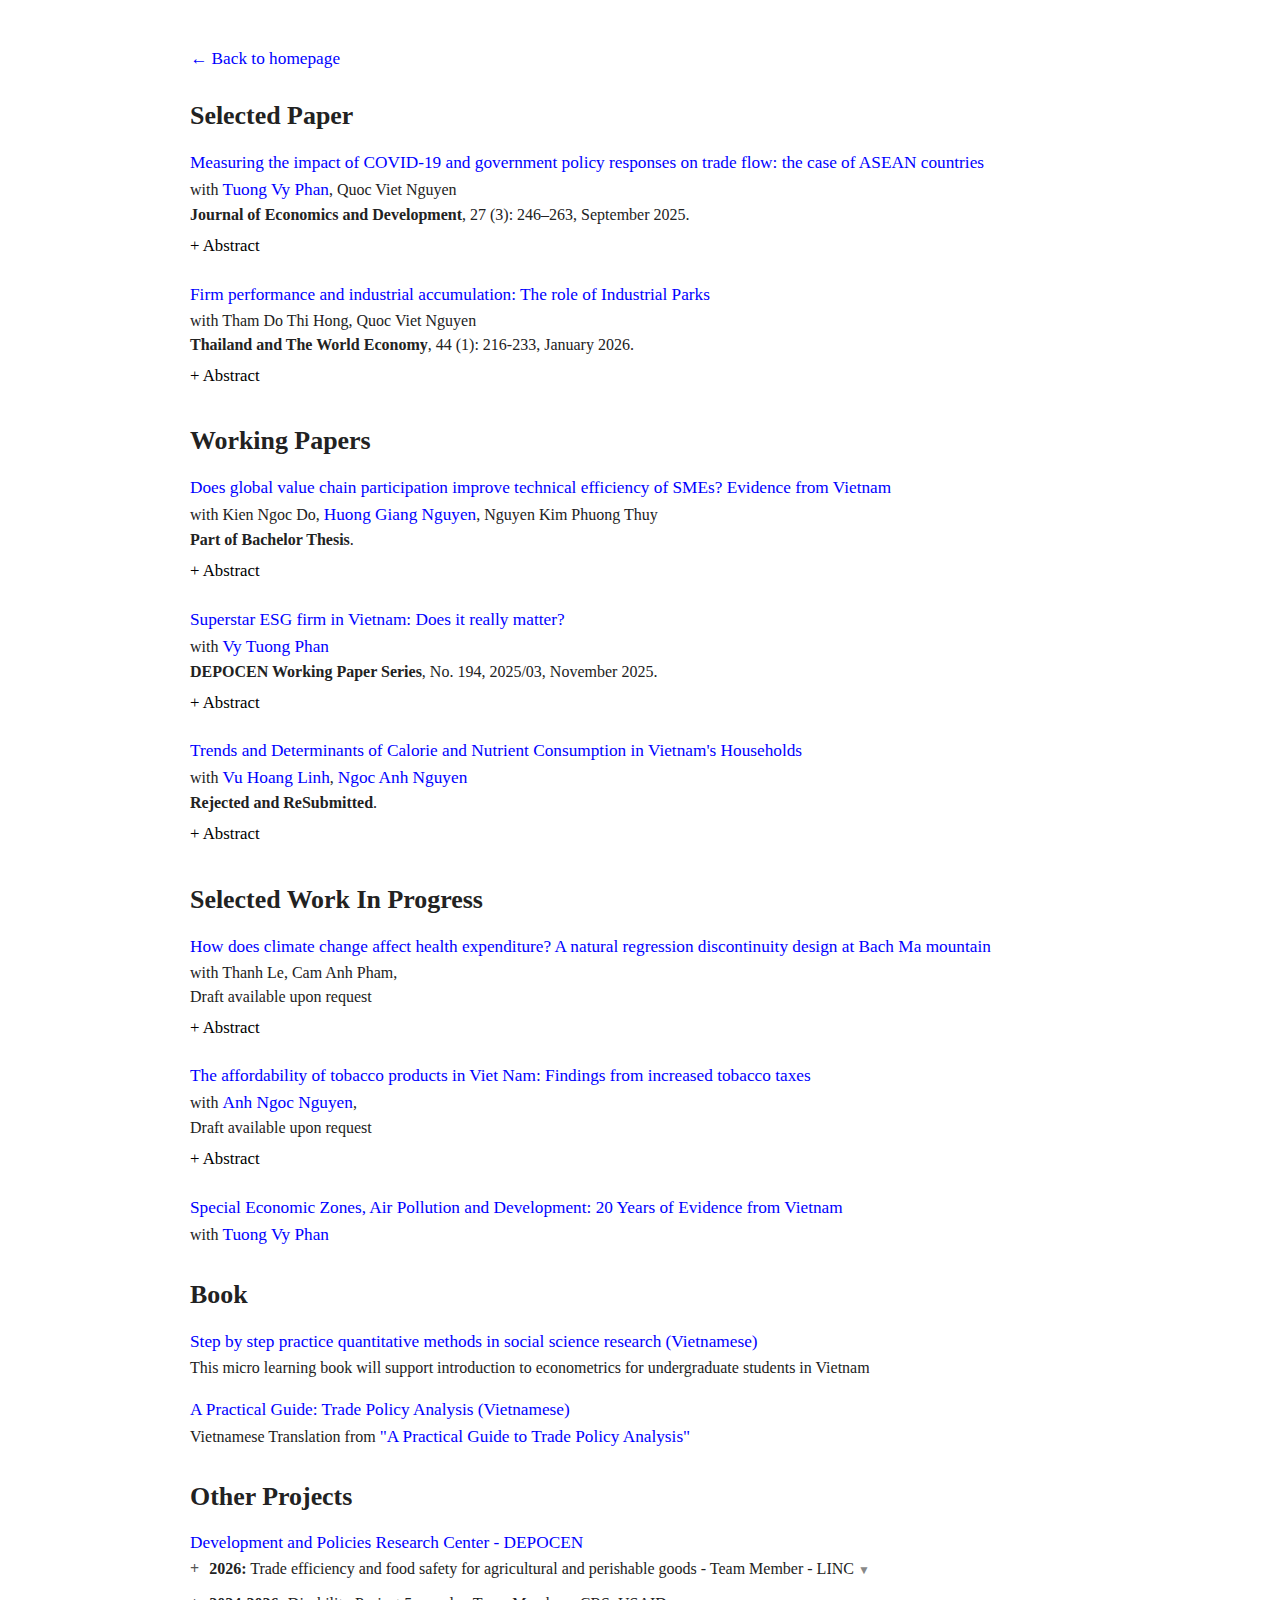
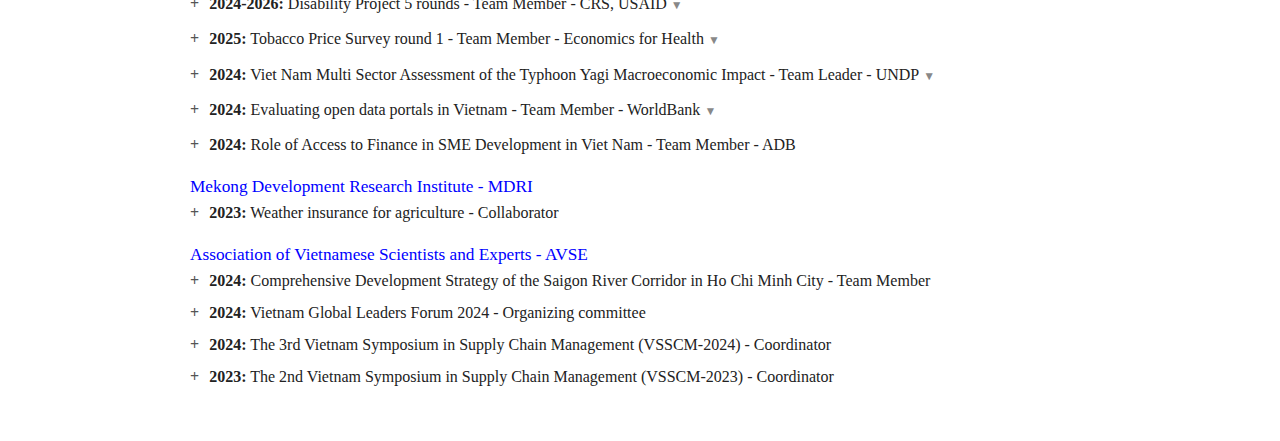
<file: research/index.html>
<!DOCTYPE html>
<html lang="en-us">
    
    <head>
        <meta charset="utf-8">
        <meta name="viewport" content="width=device-width, initial-scale=1.0">
        <meta name="description" content="Huy Le Vu - International trade and development in Vietnam">
        <meta name="keywords" content="Huy Le Vu, Economics, Vietnam">
        <meta name="author" content="Huy Le Vu">
        
        <title>Huy Le Vu - Economics Researcher</title>
        
        <!-- Favicon -->
        <link rel="icon" type="image/jpeg" href="/avt.jpg">
        
        <!-- Styles -->
        <link rel="stylesheet" type="text/css" href="/style.css">
        
        <!-- Research page specific styles -->
        <style>
            body {
                margin: 0;
                padding: 0;
            }
            .main-wrapper {
                max-width: 900px;
                margin: 0 auto;
                padding: 2rem 1.5rem;
            }
            .main-col {
                max-width: 100%;
                width: 100%;
            }
        </style>
    </head>

<body>
    <div class="main-wrapper">
        <div class="main-col">
            <p><a href="/">&larr; Back to homepage</a></p>

            <!-- Selected Papers -->
            <div class="papers-block">
                <h2 class="papers-title">Selected Paper</h2>
                <div id="selected-papers" class="papers-list"></div>
            </div>

            <!-- Working Papers -->
            <div class="papers-block">
                <h2 class="papers-title">Working Papers</h2>
                <div id="working-papers" class="papers-list"></div>
            </div>

            <!-- Work In Progress -->
            <div class="papers-block">
                <h2 class="papers-title">Selected Work In Progress</h2>
                <div id="work-in-progress" class="papers-list"></div>
            </div>
            
            <!-- Book -->
            <div class="papers-block">
                <h2 class="papers-title">Book</h2>
                <div id="books" class="papers-list"></div>
            </div>

            <!-- Other Projects -->
            <div class="papers-block">
                <h2 class="papers-title">Other Projects</h2>
                <div id="projects" class="papers-list"></div>
            </div>
        </div>
    </div>

    <script>
    // Helper: render coauthors
    function renderCoauthors(coauthors) {
        if (!coauthors || coauthors.length === 0) return '';
        const names = coauthors.map(a => 
            a.url ? `<a href="${a.url}">${a.name}</a>` : a.name
        );
        return 'with ' + names.join(', ');
    }

    // Helper: render a paper item
    function renderPaper(paper) {
        const titleLink = paper.url 
            ? `<a href="${paper.url}">${paper.title}</a>` 
            : `<a>${paper.title}</a>`;
        
        let details = '';
        if (paper.coauthors && paper.coauthors.length > 0) {
            details += renderCoauthors(paper.coauthors);
        }
        if (paper.note) {
            details += details ? ',<br>' + paper.note : paper.note;
        }
        if (paper.journal) {
            if (details) details += '<br>';
            details += `<span class="journal">${paper.journal}</span>`;
            if (paper.volume) details += `, ${paper.volume}`;
            if (paper.date) details += `, ${paper.date}`;
            details += '.';
        }

        let abstractHtml = '';
        if (paper.abstract) {
            abstractHtml = `
                <div class="abstract-row">
                    <button type="button" class="abstract-toggle" aria-expanded="false">+ Abstract</button>
                    <div class="abstract-content">
                        <p>${paper.abstract}</p>
                    </div>
                </div>`;
        }

        return `
            <div class="paper-item">
                ${titleLink}
                <div class="paper-details">${details}</div>
                ${abstractHtml}
            </div>`;
    }

    // Helper: render a book item
    function renderBook(book) {
        const titleLink = book.url 
            ? `<a href="${book.url}">${book.title}</a>` 
            : `<a>${book.title}</a>`;
        
        return `
            <div class="paper-item">
                ${titleLink}
                <div class="paper-details">${book.description || ''}</div>
            </div>`;
    }

    // Helper: render a project organization
    function renderProject(project) {
        const items = project.items.map(item => {
            let content = item.description || item.abstract;
            let descHtml = '';
            let itemClass = "project-item";
            let inlineStyle = "";
            let indicator = "";

            if (content) {
                itemClass += " project-toggle";
                inlineStyle = "cursor: pointer;";
                indicator = `<span class="toggle-indicator" style="display:inline-block; margin-left: 4px; font-size: 0.75em; color: #888; transition: transform 0.3s ease;">▼</span>`;
                descHtml = `
                <div class="project-desc-content" style="max-height: 0; overflow: hidden; opacity: 0; transition: max-height 0.4s ease, opacity 0.4s ease; margin-left: 1.2rem; font-size: 0.95rem; color: #444; text-align: justify;">
                    <p style="margin: 0.3rem 0 0.5rem 0;">${content}</p>
                </div>`;
            }

            return `
            <div style="margin-bottom: 0.5rem;">
                <p class="${itemClass}" style="${inlineStyle} margin-bottom: 0.2rem;" ${content ? 'title="Click để xem chi tiết"' : ''}>
                    <span class="project-year">${item.year}:</span> ${item.title}${indicator}
                </p>
                ${descHtml}
            </div>`;
        }).join('');

        return `
            <div class="paper-item">
                <a class="project-org-link" href="${project.org_url}">${project.organization}</a>
                <div class="paper-details">${items}</div>
            </div>`;
    }

    // Initialize project toggles
    function initProjectToggles() {
        document.querySelectorAll('.project-toggle').forEach(toggle => {
            toggle.addEventListener('click', function() {
                const content = this.nextElementSibling;
                if (!content || !content.classList.contains('project-desc-content')) return;
                
                const indicator = this.querySelector('.toggle-indicator');
                const isExpanded = content.classList.contains('open');
                
                if (isExpanded) {
                    content.style.maxHeight = '0px';
                    content.style.opacity = '0';
                    content.classList.remove('open');
                    if (indicator) indicator.style.transform = 'rotate(0deg)';
                } else {
                    content.classList.add('open');
                    content.style.maxHeight = content.scrollHeight + 'px';
                    content.style.opacity = '1';
                    if (indicator) indicator.style.transform = 'rotate(180deg)';
                }
            });
        });
    }

    // Initialize abstract toggles
    function initAbstractToggles() {
        document.querySelectorAll('.abstract-toggle').forEach(toggle => {
            toggle.addEventListener('click', function() {
                const row = this.closest('.abstract-row');
                if (!row) return;
                const content = row.querySelector('.abstract-content');
                if (!content) return;
                
                const expanded = this.getAttribute('aria-expanded') === 'true';
                const label = this.getAttribute('data-label') || 'Abstract';
                
                if (expanded) {
                    this.textContent = '+ ' + label;
                    this.setAttribute('aria-expanded', 'false');
                    content.style.maxHeight = null;
                    content.classList.remove('open');
                } else {
                    this.textContent = '− ' + label;
                    this.setAttribute('aria-expanded', 'true');
                    content.classList.add('open');
                    content.style.maxHeight = content.scrollHeight + 'px';
                }
            });
        });
    }

    // Load and render data
    fetch('research.json')
        .then(response => response.json())
        .then(data => {
            // Selected Papers
            if (data.selected_papers) {
                document.getElementById('selected-papers').innerHTML = 
                    data.selected_papers.map(renderPaper).join('');
            }

            // Working Papers
            if (data.working_papers) {
                document.getElementById('working-papers').innerHTML = 
                    data.working_papers.map(renderPaper).join('');
            }

            // Work In Progress
            if (data.work_in_progress) {
                document.getElementById('work-in-progress').innerHTML = 
                    data.work_in_progress.map(renderPaper).join('');
            }

            // Books
            if (data.books) {
                document.getElementById('books').innerHTML = 
                    data.books.map(renderBook).join('');
            }

            // Projects
            if (data.projects) {
                document.getElementById('projects').innerHTML = 
                    data.projects.map(renderProject).join('');
            }

            // Initialize toggles after content is loaded
            initAbstractToggles();
            initProjectToggles();
        })
        .catch(error => {
            console.error('Error loading research data:', error);
        });
    </script>

</body>
</html>
</file>
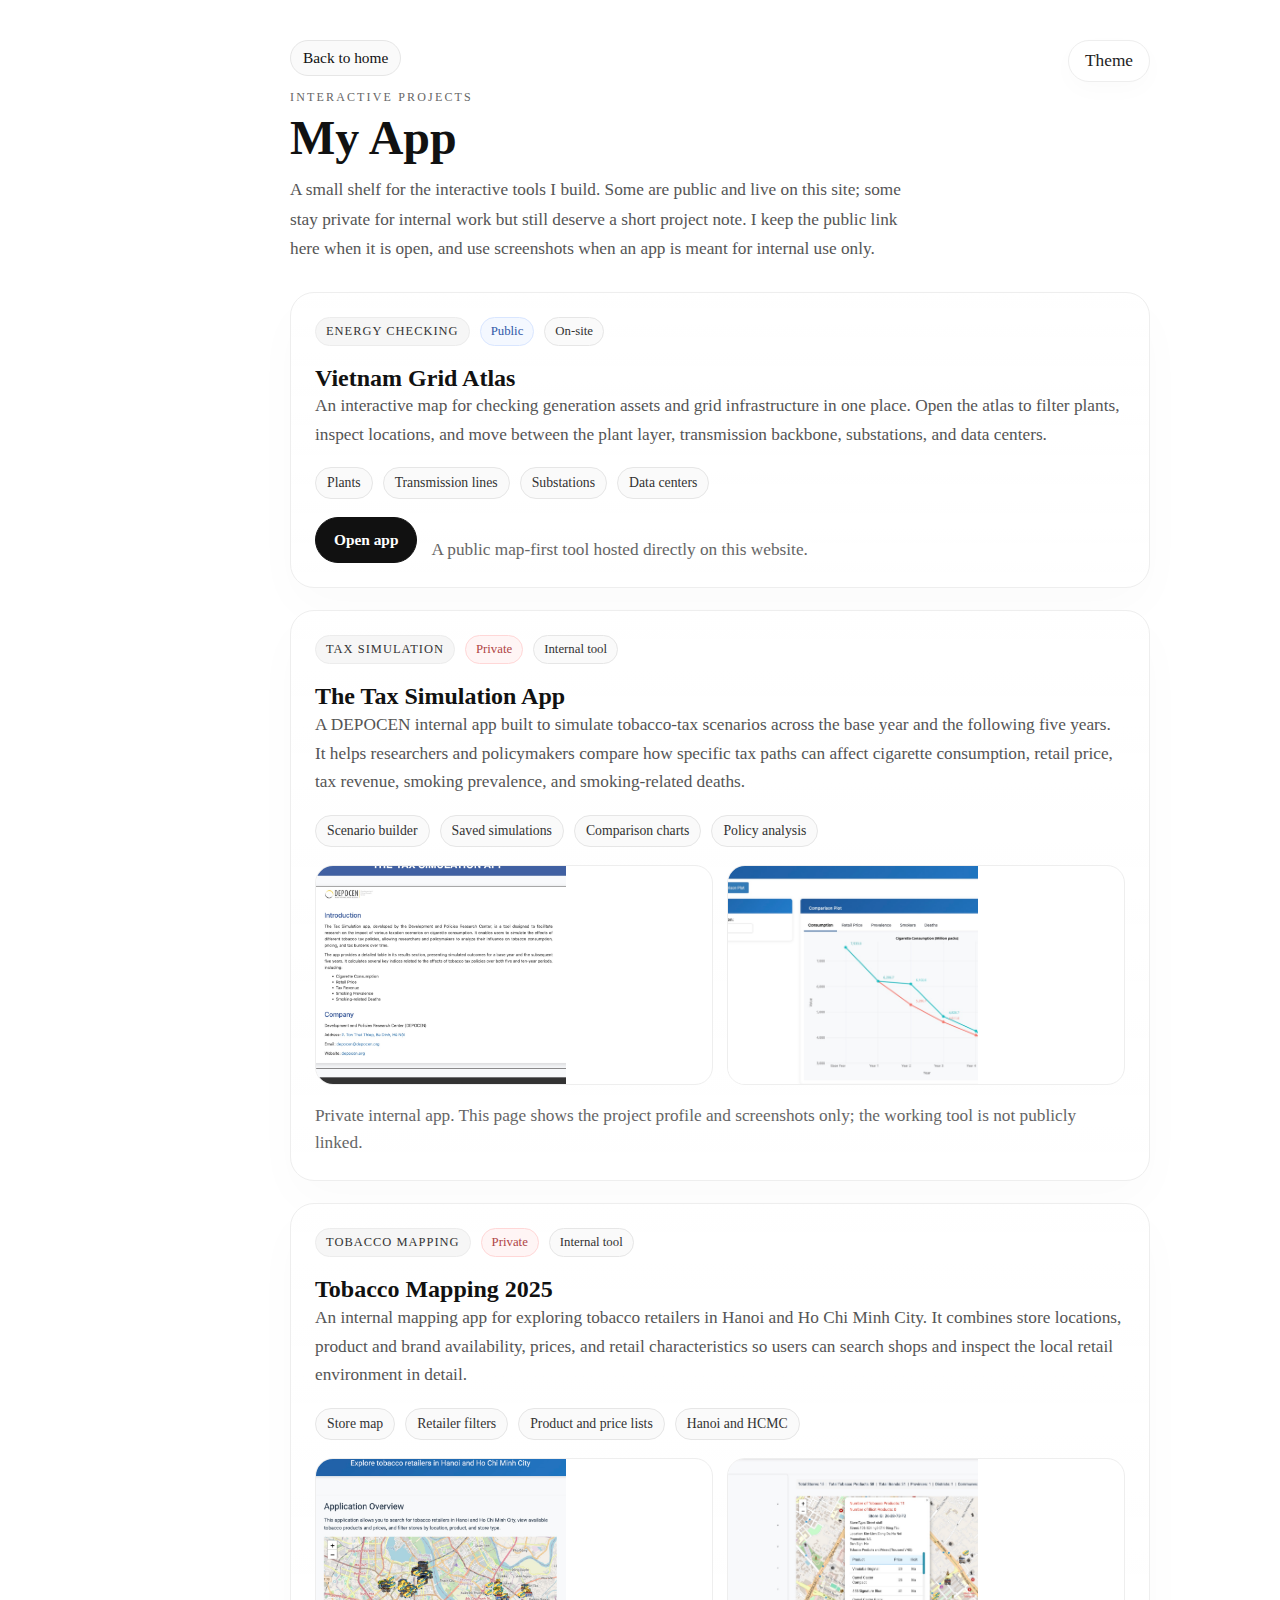
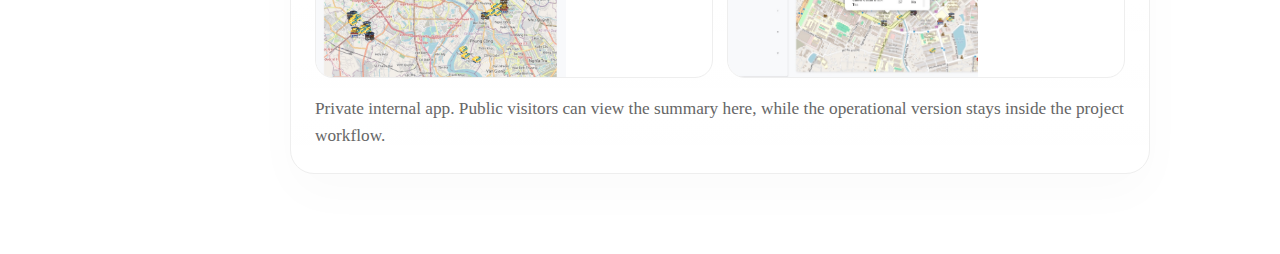
<file: other/app/index.html>
<!DOCTYPE html>
<html lang="en">
<head>
    <meta charset="UTF-8">
    <meta name="viewport" content="width=device-width, initial-scale=1.0">
    <meta
        name="description"
        content="A small collection of apps and interactive tools by Huy Le Vu, starting with the Energy Checking atlas."
    >
    <title>My App</title>
    <link rel="icon" type="image/jpeg" href="/avt.jpg">
    <link rel="stylesheet" href="/style.css">
    <script>
    (function() {
        var saved = localStorage.getItem('theme');
        if (saved === 'dark') {
            document.documentElement.setAttribute('data-theme', 'dark');
        } else if (!saved && window.matchMedia('(prefers-color-scheme: dark)').matches) {
            document.documentElement.setAttribute('data-theme', 'dark');
        }
    })();
    </script>
    <style>
    .apps-shell {
        max-width: 860px;
        margin: 0 auto;
        padding: 40px 20px 80px;
    }

    .apps-hero {
        display: flex;
        justify-content: space-between;
        gap: 20px;
        align-items: flex-start;
        margin-bottom: 28px;
    }

    .back-link {
        display: inline-block;
        margin-bottom: 14px;
        font-size: 0.96rem;
    }

    .apps-kicker {
        margin: 0 0 8px;
        font-size: 0.75rem;
        letter-spacing: 0.18em;
        text-transform: uppercase;
        color: var(--text-muted);
    }

    .apps-title {
        margin: 0 0 12px;
        color: var(--heading);
        font-size: clamp(2rem, 4vw, 3rem);
        line-height: 1.05;
    }

    .apps-intro {
        max-width: 640px;
        margin: 0;
        color: var(--text-secondary);
        line-height: 1.7;
    }

    .theme-toggle-inline {
        border: 1px solid var(--card-border);
        background: var(--card-bg);
        color: var(--text);
        border-radius: 999px;
        padding: 10px 16px;
        cursor: pointer;
        font: inherit;
        box-shadow: 0 8px 24px var(--card-shadow);
    }

    .app-grid {
        display: grid;
        gap: 22px;
    }

    .app-card {
        display: flex;
        flex-direction: column;
        gap: 18px;
        padding: 24px;
        border: 1px solid var(--card-border);
        border-radius: 24px;
        background:
            linear-gradient(180deg, rgba(255,255,255,0.05), rgba(255,255,255,0.01)),
            var(--card-bg);
        box-shadow: 0 20px 50px var(--card-shadow);
        transition: transform 0.2s ease, box-shadow 0.2s ease, border-color 0.2s ease;
    }

    .app-card:hover,
    .app-card:focus-within {
        transform: translateY(-3px);
        box-shadow: 0 24px 60px var(--card-hover-shadow);
        border-color: var(--link);
    }

    .app-badges {
        display: flex;
        flex-wrap: wrap;
        gap: 10px;
    }

    .app-label {
        display: inline-flex;
        padding: 6px 10px;
        border-radius: 999px;
        background: var(--badge-bg);
        border: 1px solid var(--badge-border);
        color: var(--badge-text);
        font-size: 0.78rem;
        letter-spacing: 0.08em;
        text-transform: uppercase;
    }

    .app-status {
        display: inline-flex;
        align-items: center;
        padding: 6px 10px;
        border-radius: 999px;
        border: 1px solid var(--chip-border);
        background: var(--chip-bg);
        color: var(--chip-text);
        font-size: 0.8rem;
    }

    .app-status-private {
        background: #fff5f5;
        border-color: #ffd7d7;
        color: #b04545;
    }

    .app-status-public {
        background: #f4f8ff;
        border-color: #d9e6ff;
        color: #3258a8;
    }

    .app-name {
        margin: 0;
        font-size: 1.5rem;
        line-height: 1.2;
        color: var(--heading);
    }

    .app-summary {
        margin: 0;
        color: var(--text-secondary);
        line-height: 1.65;
    }

    .app-points {
        display: flex;
        flex-wrap: wrap;
        gap: 10px;
    }

    .app-points span {
        padding: 7px 11px;
        border-radius: 999px;
        border: 1px solid var(--chip-border);
        background: var(--chip-bg);
        color: var(--chip-text);
        font-size: 0.86rem;
    }

    .app-media-grid {
        display: grid;
        grid-template-columns: repeat(2, minmax(0, 1fr));
        gap: 14px;
    }

    .app-shot {
        margin: 0;
        overflow: hidden;
        border-radius: 18px;
        border: 1px solid var(--card-border);
        background: var(--card-bg);
    }

    .app-shot img {
        display: block;
        width: 100%;
        height: 100%;
        object-fit: cover;
        aspect-ratio: 16 / 10;
    }

    .app-shot figcaption {
        padding: 10px 12px 12px;
        color: var(--text-muted);
        font-size: 0.86rem;
        line-height: 1.45;
    }

    .app-actions {
        display: flex;
        flex-wrap: wrap;
        gap: 14px;
        align-items: center;
        margin-top: auto;
    }

    .app-link {
        display: inline-flex;
        align-items: center;
        justify-content: center;
        min-height: 44px;
        padding: 0 18px;
        border-radius: 999px;
        background: var(--chip-active-bg);
        color: var(--chip-active-text);
        border: 1px solid var(--chip-active-border);
        text-decoration: none;
        font-size: 0.96rem;
        font-weight: 600;
    }

    .app-link:hover,
    .app-link:active {
        color: var(--chip-active-text);
        text-decoration: none;
    }

    .app-note,
    .app-cta {
        margin-top: auto;
        color: var(--text-muted);
        line-height: 1.55;
    }

    @media (max-width: 720px) {
        body {
            margin: 0;
        }

        .apps-shell {
            padding-top: 28px;
        }

        .apps-hero {
            flex-direction: column;
        }

        .app-media-grid {
            grid-template-columns: 1fr;
        }
    }
    </style>
</head>
<body>
    <main class="apps-shell">
        <section class="apps-hero">
            <div>
                <a class="back-link" href="/">Back to home</a>
                <p class="apps-kicker">Interactive projects</p>
                <h1 class="apps-title">My App</h1>
                <p class="apps-intro">
                    A small shelf for the interactive tools I build. Some are public and live on this site;
                    some stay private for internal work but still deserve a short project note. I keep the
                    public link here when it is open, and use screenshots when an app is meant for internal use only.
                </p>
            </div>
            <button class="theme-toggle-inline" id="theme-toggle" type="button" aria-label="Toggle color theme">
                Theme
            </button>
        </section>

        <section class="app-grid" aria-label="Project apps">
            <article class="app-card">
                <div class="app-badges">
                    <span class="app-label">Energy checking</span>
                    <span class="app-status app-status-public">Public</span>
                    <span class="app-status">On-site</span>
                </div>
                <div>
                    <h2 class="app-name">Vietnam Grid Atlas</h2>
                    <p class="app-summary">
                        An interactive map for checking generation assets and grid infrastructure in one
                        place. Open the atlas to filter plants, inspect locations, and move between the
                        plant layer, transmission backbone, substations, and data centers.
                    </p>
                </div>
                <div class="app-points" aria-hidden="true">
                    <span>Plants</span>
                    <span>Transmission lines</span>
                    <span>Substations</span>
                    <span>Data centers</span>
                </div>
                <div class="app-actions">
                    <a class="app-link" href="/other/energy-checking/">Open app</a>
                    <div class="app-note">A public map-first tool hosted directly on this website.</div>
                </div>
            </article>

            <article class="app-card">
                <div class="app-badges">
                    <span class="app-label">Tax simulation</span>
                    <span class="app-status app-status-private">Private</span>
                    <span class="app-status">Internal tool</span>
                </div>
                <div>
                    <h2 class="app-name">The Tax Simulation App</h2>
                    <p class="app-summary">
                        A DEPOCEN internal app built to simulate tobacco-tax scenarios across the base year
                        and the following five years. It helps researchers and policymakers compare how
                        specific tax paths can affect cigarette consumption, retail price, tax revenue,
                        smoking prevalence, and smoking-related deaths.
                    </p>
                </div>
                <div class="app-points" aria-hidden="true">
                    <span>Scenario builder</span>
                    <span>Saved simulations</span>
                    <span>Comparison charts</span>
                    <span>Policy analysis</span>
                </div>
                <div class="app-media-grid">
                    <figure class="app-shot">
                        <img src="/other/app/images/tax-simulation-intro.jpg" alt="Introduction screen of the Tax Simulation App">
                        <figcaption>Intro page with project framing and the main policy outcomes tracked by the model.</figcaption>
                    </figure>
                    <figure class="app-shot">
                        <img src="/other/app/images/tax-simulation-analysis.jpg" alt="Comparison plot inside the Tax Simulation App">
                        <figcaption>Scenario analysis view for comparing simulated consumption and related outcomes over time.</figcaption>
                    </figure>
                </div>
                <div class="app-note">
                    Private internal app. This page shows the project profile and screenshots only; the working tool is not publicly linked.
                </div>
            </article>

            <article class="app-card">
                <div class="app-badges">
                    <span class="app-label">Tobacco mapping</span>
                    <span class="app-status app-status-private">Private</span>
                    <span class="app-status">Internal tool</span>
                </div>
                <div>
                    <h2 class="app-name">Tobacco Mapping 2025</h2>
                    <p class="app-summary">
                        An internal mapping app for exploring tobacco retailers in Hanoi and Ho Chi Minh City.
                        It combines store locations, product and brand availability, prices, and retail
                        characteristics so users can search shops and inspect the local retail environment in detail.
                    </p>
                </div>
                <div class="app-points" aria-hidden="true">
                    <span>Store map</span>
                    <span>Retailer filters</span>
                    <span>Product and price lists</span>
                    <span>Hanoi and HCMC</span>
                </div>
                <div class="app-media-grid">
                    <figure class="app-shot">
                        <img src="/other/app/images/tobacco-mapping-overview.jpg" alt="Overview screen of Tobacco Mapping 2025">
                        <figcaption>Overview page introducing the mapping workflow for tobacco retailers and available product data.</figcaption>
                    </figure>
                    <figure class="app-shot">
                        <img src="/other/app/images/tobacco-mapping-filters.jpg" alt="Filter and popup screen in Tobacco Mapping 2025">
                        <figcaption>Map view with location filters, store attributes, and popup-level product-price inspection.</figcaption>
                    </figure>
                </div>
                <div class="app-note">
                    Private internal app. Public visitors can view the summary here, while the operational version stays inside the project workflow.
                </div>
            </article>
        </section>
    </main>

    <script>
    (function() {
        var btn = document.getElementById('theme-toggle');
        if (!btn) return;

        btn.addEventListener('click', function() {
            var isDark = document.documentElement.getAttribute('data-theme') === 'dark';
            if (isDark) {
                document.documentElement.removeAttribute('data-theme');
                localStorage.setItem('theme', 'light');
            } else {
                document.documentElement.setAttribute('data-theme', 'dark');
                localStorage.setItem('theme', 'dark');
            }
        });
    })();
    </script>
</body>
</html>
</file>
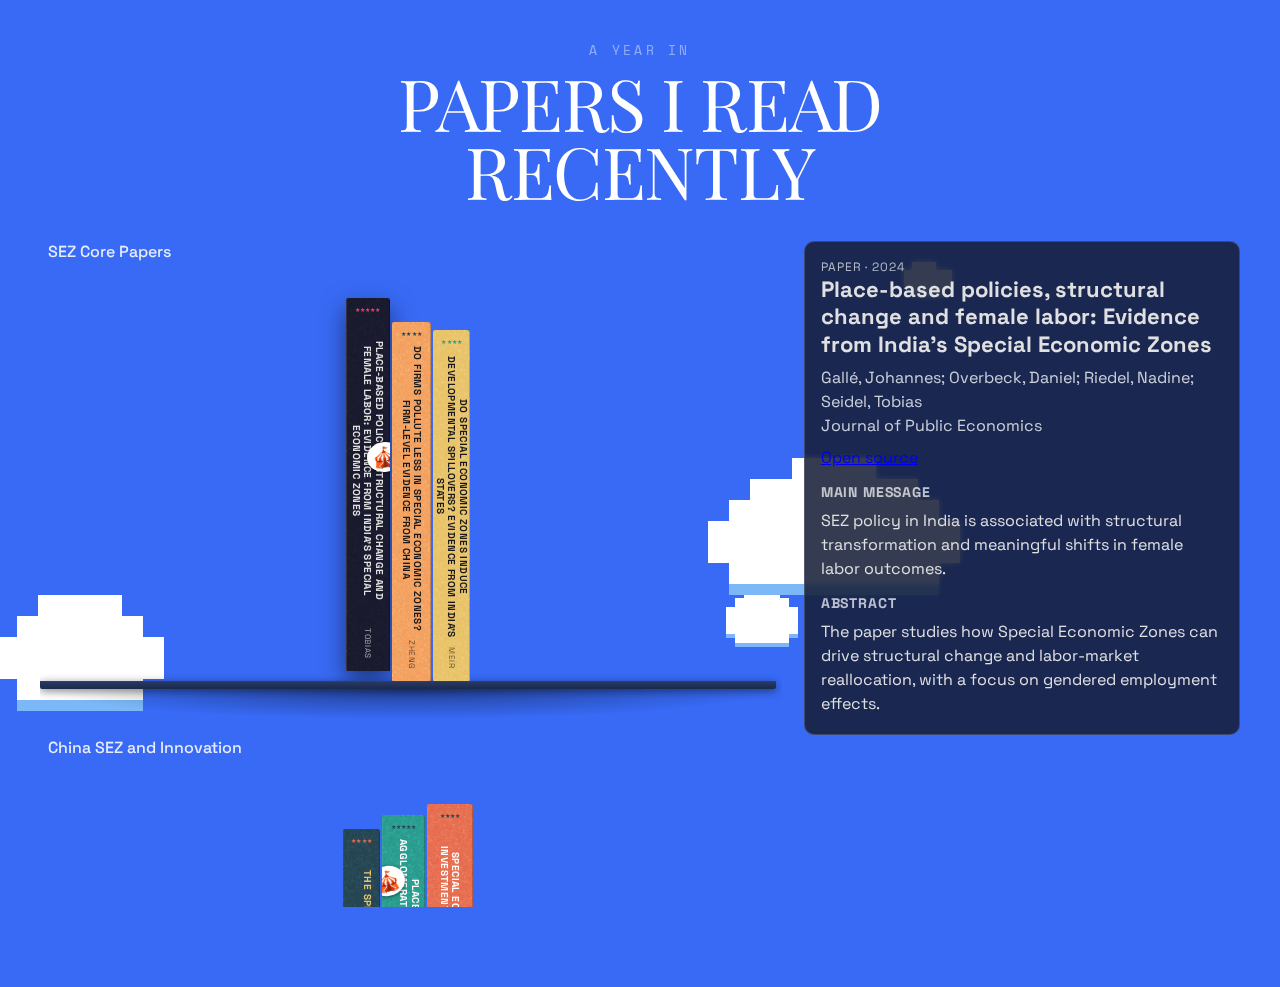
<file: other/bookshelf/index.html>
<!doctype html>
<html lang="en">
  <head>
    <meta charset="UTF-8" />
    <link rel="icon" type="image/svg+xml" href="/other/bookshelf/favicon.svg" />
    <meta name="viewport" content="width=device-width, initial-scale=1.0" />
    <title>bookshelf</title>
    <script type="module" crossorigin src="/other/bookshelf/assets/index-DBB88n1H.js"></script>
    <link rel="stylesheet" crossorigin href="/other/bookshelf/assets/index-DVrxrpT2.css">
  </head>
  <body>
    <div id="root"></div>
  </body>
</html>
</file>
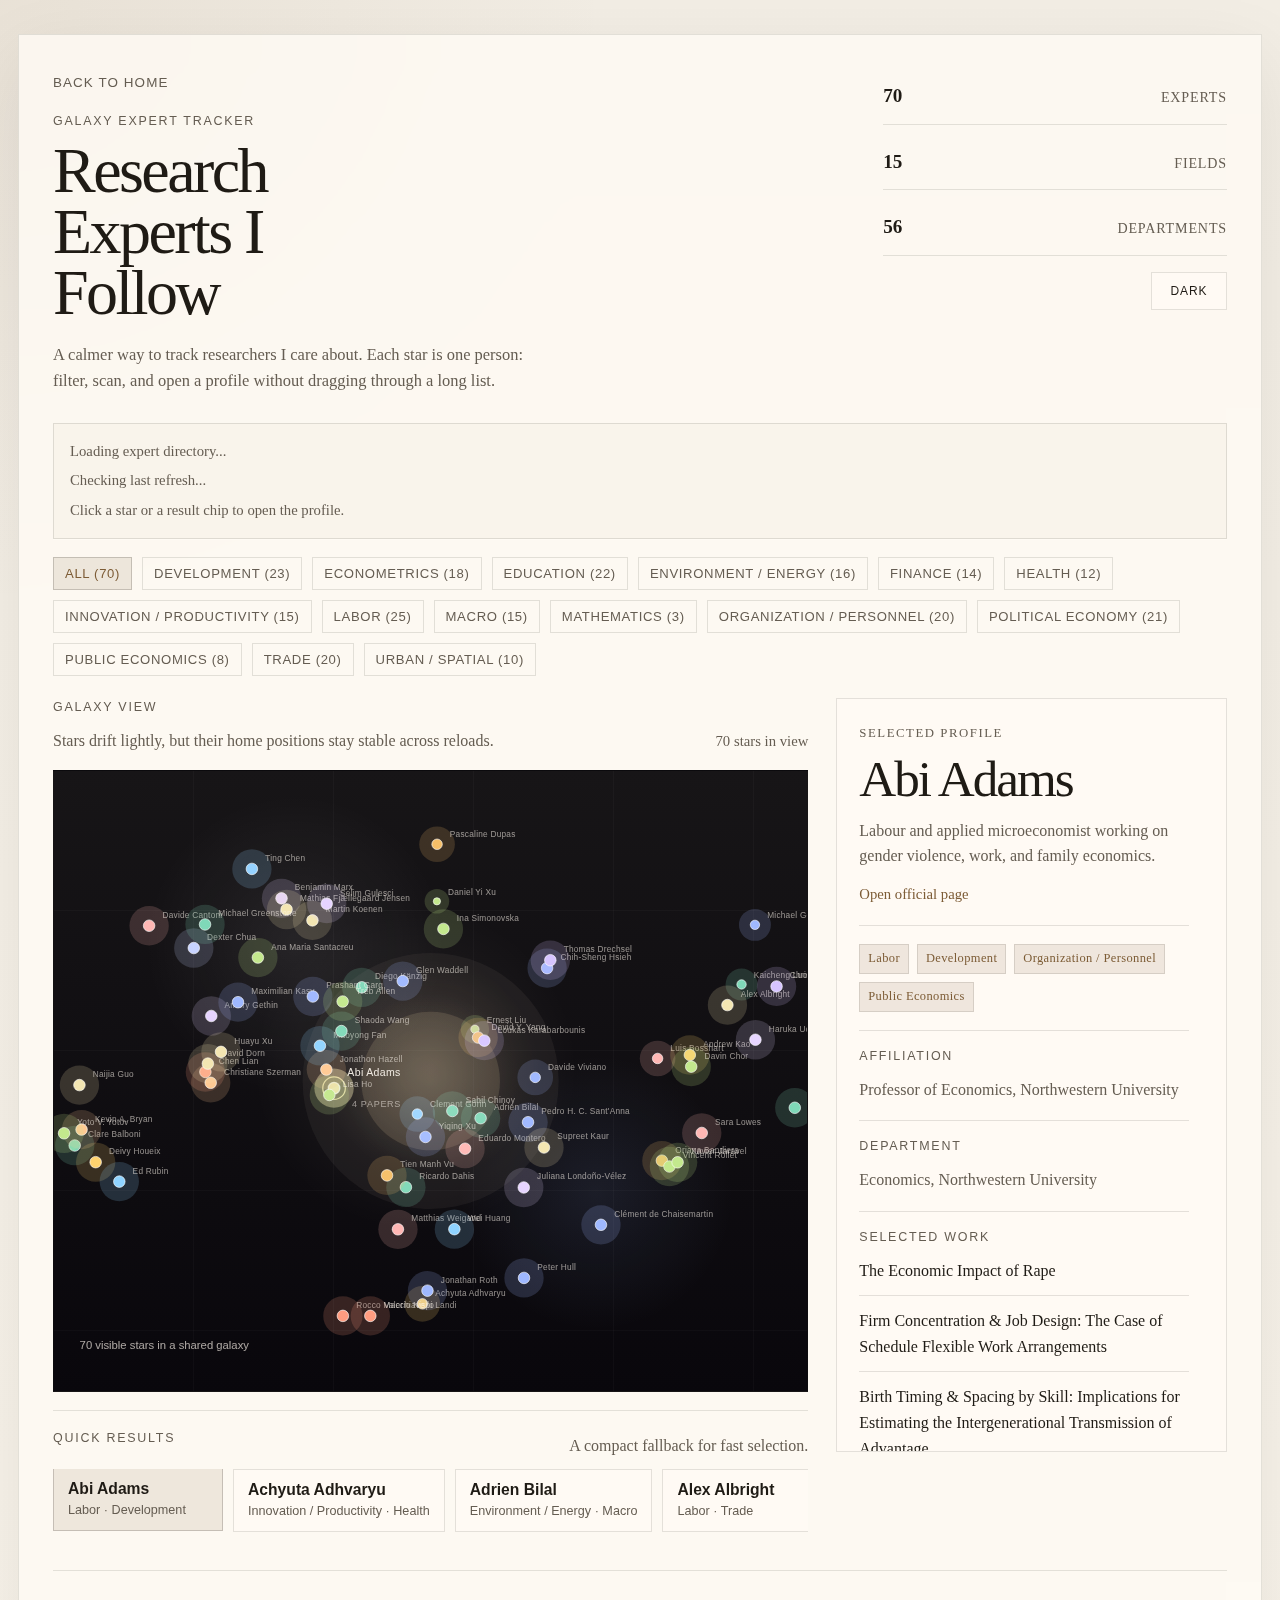
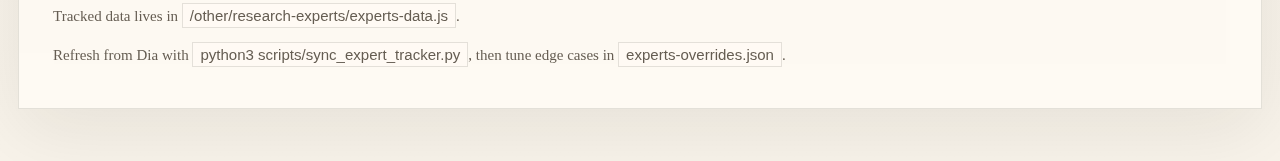
<file: other/research-experts/index.html>
<!DOCTYPE html>
<html lang="en">
    <head>
        <meta charset="UTF-8">
        <meta name="viewport" content="width=device-width, initial-scale=1.0">
        <meta
            name="description"
            content="A galaxy-style tracker for following researchers by field, department, and selected work."
        >
        <title>Research Experts I Follow</title>
        <link rel="icon" type="image/jpeg" href="/avt.jpg">
        <link rel="stylesheet" href="/other/research-experts/styles.css">
        <script>
        (function() {
            var saved = localStorage.getItem('theme');
            if (saved === 'dark') {
                document.documentElement.setAttribute('data-theme', 'dark');
            } else if (!saved && window.matchMedia('(prefers-color-scheme: dark)').matches) {
                document.documentElement.setAttribute('data-theme', 'dark');
            }
        })();
        </script>
    </head>
    <body>
        <main class="page-shell">
            <div class="page-frame">
                <header class="hero">
                    <div class="hero-copy">
                        <a class="back-link" href="/">Back to home</a>
                        <p class="eyebrow">Galaxy expert tracker</p>
                        <h1>Research Experts I Follow</h1>
                        <p class="intro">
                            A calmer way to track researchers I care about. Each star is one person:
                            filter, scan, and open a profile without dragging through a long list.
                        </p>
                    </div>

                    <div class="hero-side">
                        <div class="hero-stats" id="hero-stats" aria-live="polite"></div>
                        <button class="theme-toggle" id="theme-toggle" type="button" aria-label="Toggle color theme">
                            Theme
                        </button>
                    </div>
                </header>

                <section class="control-bar" aria-label="Expert tracker status">
                    <div class="control-meta">
                        <p class="meta-line" id="expert-summary">Loading expert directory...</p>
                        <p class="meta-line" id="expert-updated">Checking last refresh...</p>
                        <p class="meta-line" id="galaxy-hint">Click a star or a result chip to open the profile.</p>
                    </div>
                </section>

                <nav class="field-filters" id="field-filters" aria-label="Field filters"></nav>

                <section class="workspace" aria-live="polite">
                    <section class="galaxy-panel" aria-labelledby="galaxy-title">
                        <div class="panel-head">
                            <div>
                                <p class="panel-label">Galaxy view</p>
                                <p class="panel-caption" id="galaxy-title">
                                    Stars drift lightly, but their home positions stay stable across reloads.
                                </p>
                            </div>
                            <p class="panel-meta" id="galaxy-meta">Preparing scene...</p>
                        </div>

                        <div class="galaxy-stage" id="galaxy-stage">
                            <svg
                                class="galaxy-map"
                                id="galaxy-map"
                                viewBox="0 0 1000 780"
                                role="img"
                                aria-label="Galaxy explorer of research experts"
                            ></svg>
                            <div class="galaxy-empty" id="galaxy-empty" hidden>
                                <p>No expert matched this field filter.</p>
                                <p class="empty-note">Switch back to all fields or pick a different field.</p>
                            </div>
                        </div>

                        <div class="result-rail-shell">
                            <div class="result-rail-head">
                                <p class="panel-label">Quick results</p>
                                <p class="panel-caption">A compact fallback for fast selection.</p>
                            </div>
                            <div class="result-rail" id="result-rail" aria-label="Filtered expert results"></div>
                        </div>
                    </section>

                    <aside class="detail-panel" id="expert-detail" aria-live="polite" aria-label="Selected expert profile">
                        <div class="empty-detail">
                            <p>Select a star to open the profile view.</p>
                            <p class="empty-note">The inspector stays pinned on desktop and becomes a sheet on mobile.</p>
                        </div>
                    </aside>
                </section>

                <div class="detail-overlay" id="detail-overlay" hidden></div>

                <footer class="page-footer">
                    <p>Tracked data lives in <code>/other/research-experts/experts-data.js</code>.</p>
                    <p>
                        Refresh from Dia with <code>python3 scripts/sync_expert_tracker.py</code>,
                        then tune edge cases in <code>experts-overrides.json</code>.
                    </p>
                </footer>
            </div>
        </main>

        <script src="/other/research-experts/experts-data.js"></script>
        <script src="/other/research-experts/app.js"></script>
    </body>
</html>
</file>
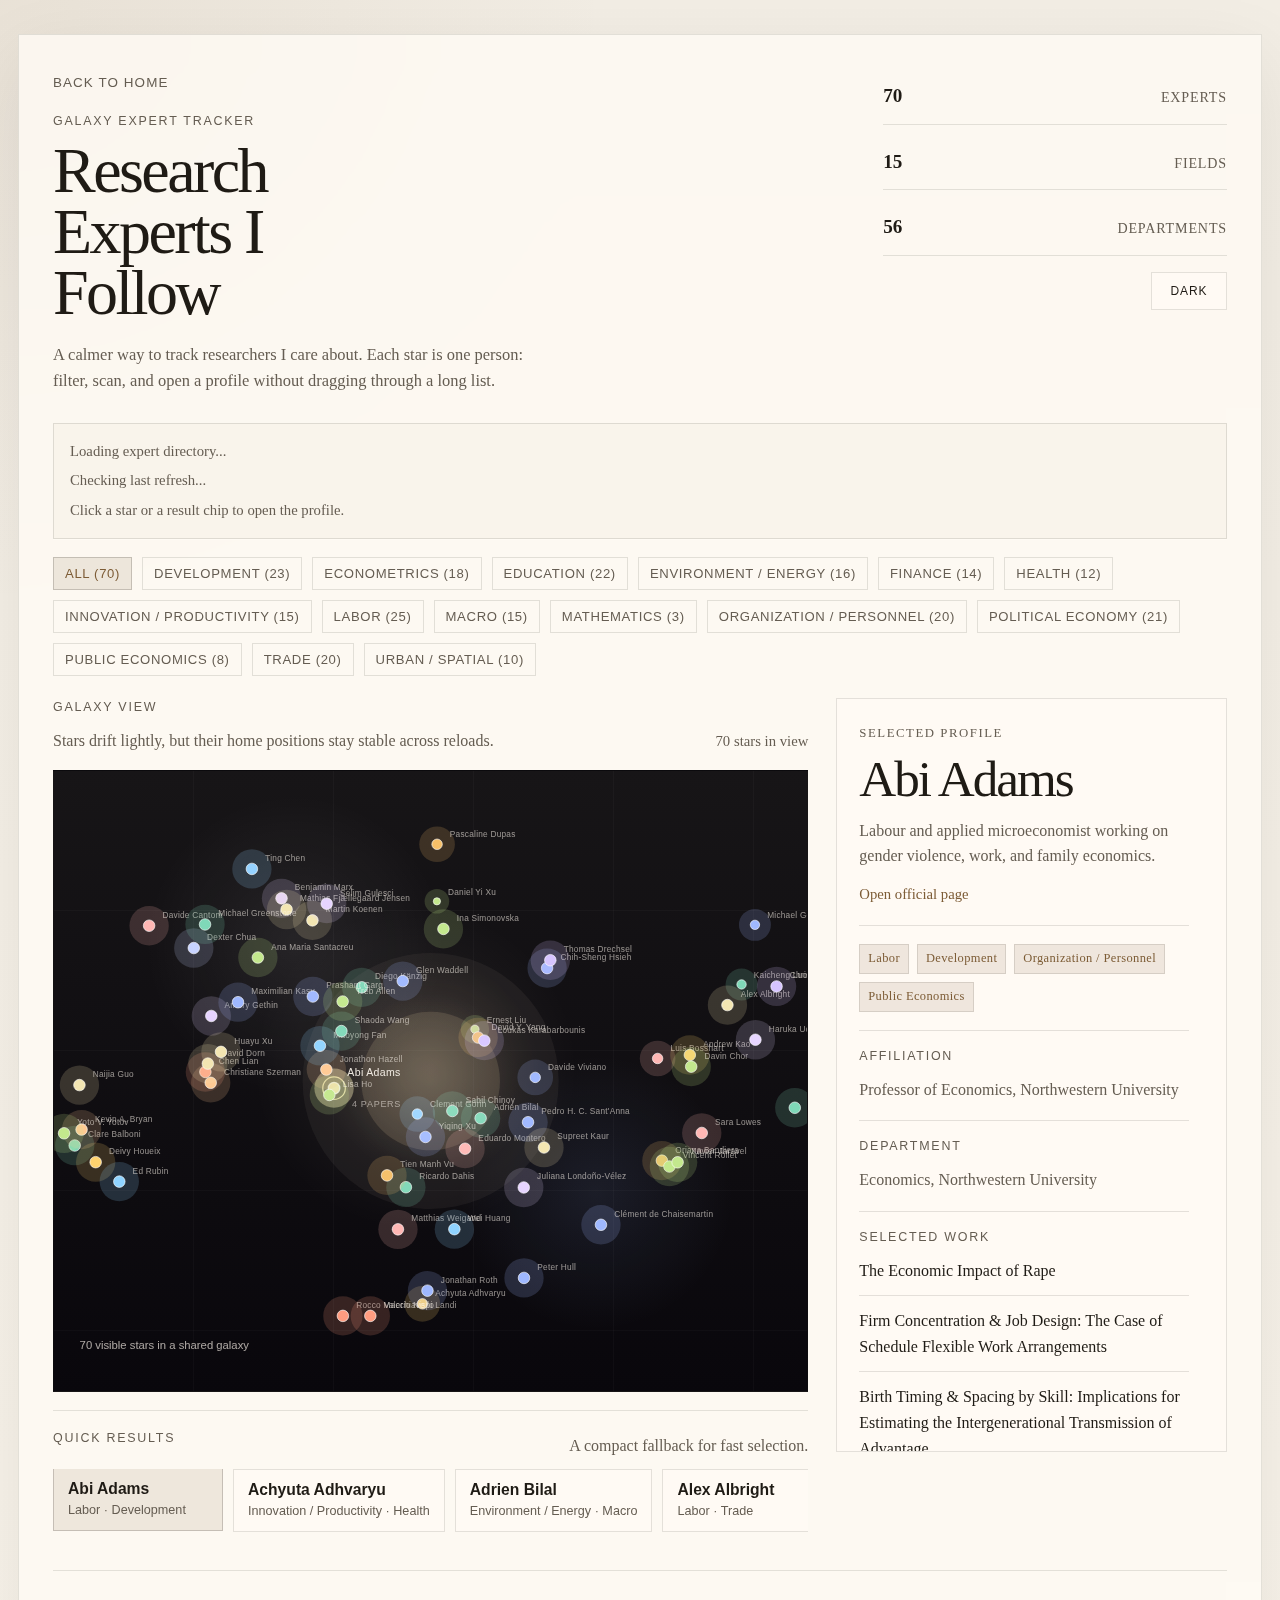
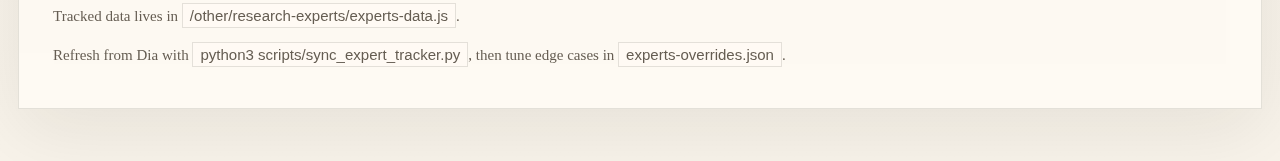
<file: other/useful-bookmarks/index.html>
<!DOCTYPE html>
<html lang="en">
    <head>
        <meta charset="UTF-8">
        <meta http-equiv="refresh" content="0; url=/other/research-experts/">
        <meta name="viewport" content="width=device-width, initial-scale=1.0">
        <title>Redirecting...</title>
        <link rel="canonical" href="/other/research-experts/">
        <script>
        window.location.replace('/other/research-experts/');
        </script>
    </head>
    <body>
        <p>Redirecting to <a href="/other/research-experts/">Research Experts I Follow</a>.</p>
    </body>
</html>
</file>
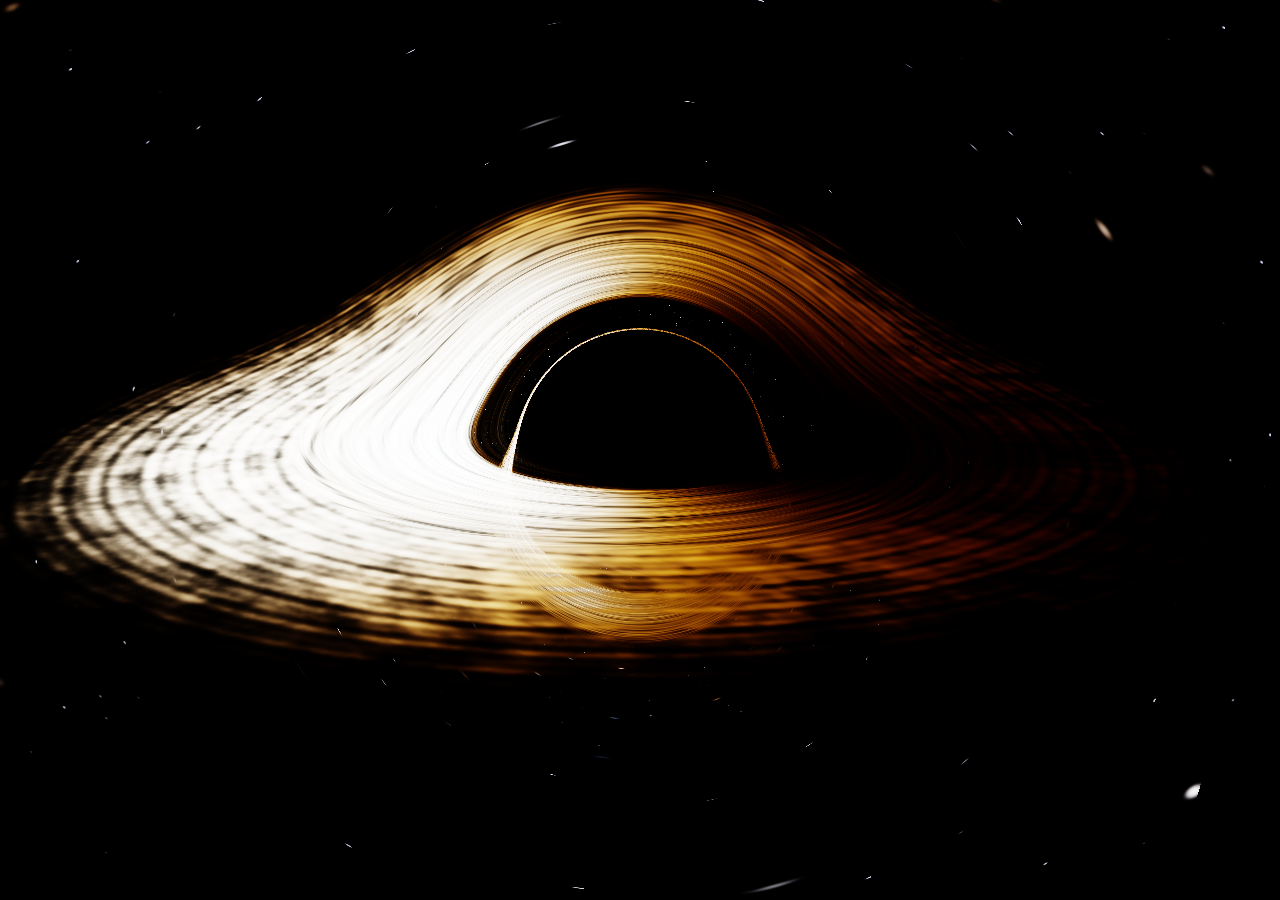
<file: event-horizon.html>
<!DOCTYPE html>
<html lang="en">
<head>
<meta charset="UTF-8">
<meta name="viewport" content="width=device-width, initial-scale=1.0">
<title>Event Horizon</title>
<style>
  * { margin: 0; padding: 0; box-sizing: border-box; }
  html, body { width: 100%; height: 100%; overflow: hidden; background: #0a0a0a; }
  canvas { display: block; width: 100vw; height: 100vh; }
</style>
</head>
<body>
<canvas id="canvas"></canvas>
<script>
// ─────────────────────────────────────────────
// Event Horizon — Original Schwarzschild black hole
// Verlet geodesic integration, Novikov-Thorne disk, Doppler beaming
// ─────────────────────────────────────────────
(function () {
  var canvas = document.getElementById('canvas');
  var prefersReduced = window.matchMedia('(prefers-reduced-motion: reduce)').matches;

  var gl = canvas.getContext('webgl', { alpha: false, antialias: false, preserveDrawingBuffer: false });
  if (!gl) return;

  var vertSrc = [
    'attribute vec2 a_pos;',
    'void main() { gl_Position = vec4(a_pos, 0.0, 1.0); }'
  ].join('\n');

  var fragSrc = `
precision highp float;
uniform float u_time;
uniform vec2 u_res;
uniform float u_rotationSpeed;
uniform float u_diskIntensity;
uniform float u_starsOnly;
uniform float u_tilt;
uniform float u_rotate;
uniform vec2 u_bhCenter;
uniform float u_bhScale;
uniform float u_chromatic;

// ──── Constants ────
const float PI = 3.14159265359;
const float TAU = 6.28318530718;
const float RS = 1.0;        // Schwarzschild radius
const float ISCO = 3.0;      // Innermost stable circular orbit
const float DISK_IN = 2.2;   // Inner glow edge (infalling material)
const float DISK_OUT = 14.0;  // Outer disk edge

// ──────────────────────────────────────────
// Hash — PCG-inspired, no sin()
// ──────────────────────────────────────────
float hash(vec2 p) {
    vec3 p3 = fract(vec3(p.xyx) * 0.1031);
    p3 += dot(p3, p3.yzx + 33.33);
    return fract((p3.x + p3.y) * p3.z);
}

// ──────────────────────────────────────────
// Gradient noise with quintic interpolation
// ──────────────────────────────────────────
float gNoise(vec2 p) {
    vec2 i = floor(p), f = fract(p);
    vec2 u = f * f * f * (f * (f * 6.0 - 15.0) + 10.0);
    return mix(
        mix(hash(i), hash(i + vec2(1, 0)), u.x),
        mix(hash(i + vec2(0, 1)), hash(i + vec2(1, 1)), u.x),
        u.y
    );
}

// ──────────────────────────────────────────
// FBM with domain rotation (reduces grid artifacts)
// ──────────────────────────────────────────
float fbm(vec2 p) {
    float v = 0.0, a = 0.5;
    mat2 rot = mat2(0.866, 0.5, -0.5, 0.866); // 30 deg rotation
    for (int i = 0; i < 4; i++) {
        v += a * gNoise(p);
        p = rot * p * 2.03 + vec2(47.0, 13.0);
        a *= 0.49;
    }
    return v;
}
// Lightweight 2-octave noise for subtle effects (nebula etc.)
float fbmLite(vec2 p) {
    float v = 0.5 * gNoise(p);
    p = mat2(0.866, 0.5, -0.5, 0.866) * p * 2.03 + vec2(47.0, 13.0);
    v += 0.25 * gNoise(p);
    return v;
}

// ──────────────────────────────────────────
// Star field — cell-based with spherical UV
// ──────────────────────────────────────────
vec3 starField(vec3 rd) {
    float u = atan(rd.z, rd.x) / TAU + 0.5;
    float v = asin(clamp(rd.y, -0.999, 0.999)) / PI + 0.5;
    vec3 col = vec3(0.0);

    // Bright sparse stars
    {
        vec2 cell = floor(vec2(u, v) * 55.0);
        vec2 f = fract(vec2(u, v) * 55.0);
        vec2 r = vec2(hash(cell), hash(cell + 127.1));
        float d = length(f - r);
        float b = pow(r.x, 10.0) * exp(-d * d * 500.0);
        col += mix(vec3(1.0, 0.65, 0.35), vec3(0.55, 0.75, 1.0), r.y) * b * 4.0;
    }
    // Medium density stars
    {
        vec2 cell = floor(vec2(u, v) * 170.0);
        vec2 f = fract(vec2(u, v) * 170.0);
        vec2 r = vec2(hash(cell + 43.0), hash(cell + 91.0));
        float d = length(f - r);
        float b = pow(r.x, 18.0) * exp(-d * d * 1000.0);
        col += vec3(0.85, 0.88, 1.0) * b * 2.0;
    }
    // Subtle nebula (lite noise — pow(3) crushes detail anyway)
    float n = fbmLite(vec2(u, v) * 3.0) * fbmLite(vec2(u, v) * 5.5 + 10.0);
    col += vec3(0.10, 0.04, 0.14) * pow(n, 3.0);

    return col;
}

// ──────────────────────────────────────────
// Blackbody color (physically motivated)
// ──────────────────────────────────────────
vec3 bbColor(float t) {
    t = clamp(t, 0.0, 2.5);
    vec3 lo = vec3(1.0, 0.18, 0.0);    // deep red     (~1500K)
    vec3 mi = vec3(1.0, 0.55, 0.12);   // orange       (~3500K)
    vec3 hi = vec3(1.0, 0.93, 0.82);   // warm white   (~8000K)
    vec3 hot = vec3(0.65, 0.82, 1.0);  // cool blue-wh (~15000K)
    vec3 c = mix(lo, mi, smoothstep(0.0, 0.3, t));
    c = mix(c, hi, smoothstep(0.3, 0.8, t));
    return mix(c, hot, smoothstep(0.8, 1.8, t));
}

// ──────────────────────────────────────────
// Accretion disk shading
//   Novikov-Thorne temperature profile
//   FBM turbulence + spiral arms
//   Doppler beaming + gravitational redshift
// ──────────────────────────────────────────
vec4 shadeDisk(vec3 hit, vec3 vel, float time) {
    float r = length(hit.xz);
    if (r < DISK_IN * 0.5 || r > DISK_OUT * 1.05) return vec4(0.0);

    // Novikov-Thorne: T proportional to r^-3/4 (1 - sqrt(r_isco/r))^1/4
    float xr = ISCO / r;
    float tProfile = pow(ISCO / r, 0.75) * pow(max(0.001, 1.0 - sqrt(xr)), 0.25);

    // Gravitational redshift: observed temp = emitted * sqrt(1 - RS/r)
    float gRedshift = sqrt(max(0.01, 1.0 - RS / r));
    tProfile *= gRedshift;

    // Disk texture with Keplerian differential rotation
    float phi = atan(hit.z, hit.x);
    float lr = log2(max(r, 0.1));

    // Keplerian angular velocity with a floor so outer disk still moves
    float keplerOmega = sqrt(0.5 * RS / (r * r * r));
    float baseOmega = 0.04; // minimum rotation for outer rings
    float omega = max(keplerOmega, baseOmega) * 10.0;
    float rotAngle = time * omega;
    float ca = cos(rotAngle), sa = sin(rotAngle);
    vec2 rotXZ = vec2(hit.x * ca - hit.z * sa, hit.x * sa + hit.z * ca);

    // FBM turbulence — the primary texture, gives cloudy organic feel
    // Sampled at Keplerian-rotated coords for orbital flow
    float turb = fbm(rotXZ * 1.2 + vec2(lr * 3.0));
    turb = 0.25 + 0.75 * turb;

    // Time-evolving detail layer — single noise call (subtle contribution)
    float timeShift = time * 0.15;
    float detail = gNoise(rotXZ * 3.5 + vec2(100.0 + timeShift, timeShift * 0.7));
    turb *= 0.7 + 0.3 * detail;

    // Concentric ring modulation — visible structure within the clouds
    float ringPhase1 = sin(r * 10.0 + rotAngle * r * 0.3) * 0.5 + 0.5;
    float ringPhase2 = sin(r * 20.0 - rotAngle * r * 0.15) * 0.5 + 0.5;
    float rings = ringPhase1 * 0.55 + ringPhase2 * 0.45;
    rings = 0.5 + 0.5 * rings;
    turb *= rings;

    // Doppler beaming from Keplerian orbital motion
    // Reduced from 3.0 to 2.0 so the receding side stays visible
    float orbSpeed = sqrt(0.5 * RS / max(r, DISK_IN));
    vec3 orbDir = normalize(vec3(-hit.z, 0.0, hit.x));
    float dopplerFactor = 1.0 + 2.0 * dot(normalize(vel), orbDir) * orbSpeed;
    dopplerFactor = max(0.15, dopplerFactor);
    float dopplerBoost = dopplerFactor * dopplerFactor * dopplerFactor;

    // Intensity
    float I = tProfile * turb * 6.0;

    // Edge fades
    float innerFade = smoothstep(DISK_IN * 0.7, DISK_IN * 1.2, r);
    // ISCO fade — emission ramps up beyond ISCO
    float iscoFade = 0.35 + 0.65 * smoothstep(ISCO * 0.85, ISCO * 1.2, r);
    float outerFade = 1.0 - smoothstep(DISK_OUT * 0.55, DISK_OUT, r);
    I *= innerFade * iscoFade * outerFade;

    // Color: temperature + Doppler frequency shift
    // Approaching side: blue-shifted (higher temp), receding: red-shifted (lower temp)
    float colorTemp = tProfile * pow(dopplerFactor, 1.8) * 1.2;
    vec3 col = bbColor(colorTemp) * I * dopplerBoost;

    // Chromatic dispersion: each ring band gets a spectral hue
    if (u_chromatic > 0.01) {
        // Smooth spectral mapping based on radius
        // Uses the actual ring structure phase for band-coherent coloring
        float spectralR = (r - DISK_IN) / (DISK_OUT - DISK_IN);
        float ringP = ringPhase1; // from the ring structure above

        // Combine radial position and ring phase for spectral position
        // This ensures each bright ring band has its own distinct hue
        float hue = spectralR * 0.8 + ringP * 0.4;

        // Full visible spectrum: red → orange → yellow → green → cyan → blue
        vec3 spectrum;
        // Red channel: strong at low hue, returns at high hue (wraps around)
        spectrum.r = (1.0 - smoothstep(0.0, 0.35, hue))  // red at start
                   + smoothstep(0.25, 0.45, hue) * (1.0 - smoothstep(0.55, 0.7, hue)) * 0.7  // orange/yellow
                   + smoothstep(0.85, 1.1, hue) * 0.4; // faint return
        // Green channel: broad peak in the middle (yellow → green → cyan)
        spectrum.g = smoothstep(0.15, 0.4, hue) * (1.0 - smoothstep(0.7, 0.95, hue));
        // Blue channel: peaks at high hue (cyan → blue)
        spectrum.b = smoothstep(0.5, 0.8, hue)
                   + smoothstep(0.85, 1.1, hue) * 0.3; // violet hint
        spectrum = max(spectrum, 0.05);

        // Preserve luminance from the original color
        float luma = dot(col, vec3(0.3, 0.5, 0.2));
        vec3 chromaCol = spectrum * luma * 2.0;

        col = mix(col, chromaCol, u_chromatic * 0.75);
    }

    float alpha = clamp(I * 1.3, 0.0, 0.96);
    return vec4(col, alpha);
}

// ──────────────────────────────────────────
// Main — Schwarzschild geodesic ray tracer
// Uses velocity-Verlet integration of:
//   d²x/dλ² = -1.5 · RS · L² / r⁵ · x
// where L² = |x × v|² is the conserved angular momentum
// ──────────────────────────────────────────
void main() {
    vec2 fc = gl_FragCoord.xy;
    vec2 ctr = (u_bhScale > 0.0 ? u_bhCenter : vec2(0.5)) * u_res;
    float sc = u_bhScale > 0.0 ? u_bhScale : 1.0;
    vec2 uv = (fc - ctr) * sc / u_res.x;

    // Orbital camera
    float camR = 28.0;
    float orbit = u_time * 0.055 * u_rotationSpeed;
    float tilt = 0.25 + u_tilt;

    vec3 eye = vec3(
        camR * cos(orbit) * cos(tilt),
        camR * sin(tilt),
        camR * sin(orbit) * cos(tilt)
    );

    // Look-at basis
    vec3 fwd = normalize(-eye);
    vec3 rt = normalize(cross(fwd, vec3(0.0, 1.0, 0.0)));
    vec3 up = cross(rt, fwd);

    // Roll rotation
    float cr = cos(u_rotate), sr = sin(u_rotate);
    vec3 rr = cr * rt + sr * up;
    vec3 ru = -sr * rt + cr * up;

    vec3 rd = normalize(fwd + uv.x * rr + uv.y * ru);

    // Stars-only bypass
    if (u_starsOnly > 0.5) {
        vec3 s = starField(rd);
        gl_FragColor = vec4(pow(s, vec3(0.45)), 1.0);
        return;
    }

    // ──── Geodesic integration ────
    vec3 pos = eye;
    vec3 vel = rd;

    // Angular momentum (conserved along Schwarzschild geodesic)
    vec3 Lvec = cross(pos, vel);
    float L2 = dot(Lvec, Lvec);

    vec4 diskAccum = vec4(0.0);
    vec3 glow = vec3(0.0);
    bool absorbed = false;
    int diskCrossings = 0;
    float minR = 1000.0; // track closest approach for photon ring

    // Pre-compute loop invariant
    float gravCoeff = -1.5 * RS * L2;

    for (int i = 0; i < 200; i++) {
        float r = length(pos);

        // Adaptive step: fine near BH, coarse far away
        float h = 0.16 * clamp(r - 0.4 * RS, 0.06, 3.5);

        // Schwarzschild geodesic: a = -1.5·RS·L²/r⁵ · x
        float invR2 = 1.0 / (r * r);
        float invR5 = invR2 * invR2 / r;
        vec3 acc = (gravCoeff * invR5) * pos;

        // Velocity-Verlet integration (symplectic, energy-preserving)
        vec3 p1 = pos + vel * h + 0.5 * acc * h * h;
        float r1 = length(p1);
        float invR12 = 1.0 / (r1 * r1);
        float invR15 = invR12 * invR12 / r1;
        vec3 acc1 = (gravCoeff * invR15) * p1;
        vec3 v1 = vel + 0.5 * (acc + acc1) * h;

        // Track closest approach
        minR = min(minR, r1);

        // ── Disk crossing detection (y=0 plane) ──
        if (pos.y * p1.y < 0.0 && diskAccum.a < 0.97) {
            float t = pos.y / (pos.y - p1.y);
            vec3 hit = mix(pos, p1, t);
            vec4 dc = shadeDisk(hit, vel, u_time * u_rotationSpeed);
            dc.rgb *= u_diskIntensity;
            // 1st & 2nd crossings: full (primary disk + secondary image)
            // 3rd+ crossings: heavily attenuated (these create the crispy 1px photon ring)
            if (diskCrossings >= 2) {
                dc.rgb *= 0.15;
                dc.a *= 0.15;
            }
            // Alpha-over compositing
            diskAccum.rgb += dc.rgb * dc.a * (1.0 - diskAccum.a);
            diskAccum.a += dc.a * (1.0 - diskAccum.a);
            // Bloom spillover: bright disk regions bleed glow
            float diskBright = dot(dc.rgb, vec3(0.3, 0.5, 0.2)) * dc.a;
            glow += dc.rgb * 0.04 * max(diskBright - 0.3, 0.0);
            diskCrossings++;
        }

        // ── Glow calculations only when close to BH (negligible contribution beyond r=6) ──
        if (r1 < 6.0) {
            // Soft ambient glow near BH (very diffuse, no sharp peak)
            float pDist = abs(r1 - 1.5 * RS);
            float psGlow = 1.0 / (1.0 + pDist * pDist * 20.0) * h * 0.001 / max(r1 * r1, 0.2);
            glow += vec3(0.8, 0.6, 0.35) * psGlow;

            // Event horizon proximity glow
            float hzGlow = exp(-(r1 - RS) * 3.5) * h * 0.003;
            glow += vec3(0.5, 0.25, 0.08) * max(hzGlow, 0.0);
        }

        // ── Termination ──
        if (r1 < RS * 0.35) { absorbed = true; break; }
        // Early escape: ray moving outward past disk range, deflection negligible
        if (r1 > 25.0 && r1 > r) break;
        if (r1 > 55.0) break;

        pos = p1;
        vel = v1;
    }

    // ──── Final compositing ────
    vec3 col = vec3(0.0);
    if (!absorbed) {
        col = starField(normalize(vel));
    }
    // Disk over background
    col = col * (1.0 - diskAccum.a) + diskAccum.rgb;

    // ── Shadow-edge chromatic fringe ──
    // Replaces the old sharp 1px ring with smooth, wide RGB separation
    float ringDist = abs(minR - 1.5 * RS);
    float chromo = u_chromatic;

    // Soft wide chromatic bands: red/orange outside, blue inside
    // No center "white ring" — purely spectral separation
    float baseChroma = 0.1 + 0.5 * chromo;
    float spread = 0.08 + 0.18 * chromo;
    float falloff = 20.0 + 15.0 * (1.0 - chromo); // wider/softer bands
    float rRing = exp(-(ringDist + spread) * (ringDist + spread) * falloff);
    float bRing = exp(-(ringDist - spread) * (ringDist - spread) * falloff);
    col.r += rRing * 0.3 * baseChroma;
    col.b += bRing * 0.35 * baseChroma;

    // Glow additive
    col += glow;

    // Filmic tone mapping (ACES-inspired) + contrast
    col *= 1.4;
    vec3 a = col * (col + 0.0245786) - 0.000090537;
    vec3 b = col * (0.983729 * col + 0.4329510) + 0.238081;
    col = a / b;

    col = smoothstep(0.0, 1.0, col);
    col = pow(max(col, 0.0), vec3(0.92));

    gl_FragColor = vec4(clamp(col, 0.0, 1.0), 1.0);
}
`;

  function compile(type, src) {
    var s = gl.createShader(type);
    gl.shaderSource(s, src);
    gl.compileShader(s);
    if (!gl.getShaderParameter(s, gl.COMPILE_STATUS)) {
      console.error('Shader compile error:', gl.getShaderInfoLog(s));
    }
    return s;
  }

  var prog = gl.createProgram();
  gl.attachShader(prog, compile(gl.VERTEX_SHADER, vertSrc));
  gl.attachShader(prog, compile(gl.FRAGMENT_SHADER, fragSrc));
  gl.linkProgram(prog);
  if (!gl.getProgramParameter(prog, gl.LINK_STATUS)) {
    console.error('Program link error:', gl.getProgramInfoLog(prog));
  }
  gl.useProgram(prog);

  var buf = gl.createBuffer();
  gl.bindBuffer(gl.ARRAY_BUFFER, buf);
  gl.bufferData(gl.ARRAY_BUFFER, new Float32Array([-1, -1, 3, -1, -1, 3]), gl.STATIC_DRAW);
  var aPos = gl.getAttribLocation(prog, 'a_pos');
  gl.enableVertexAttribArray(aPos);
  gl.vertexAttribPointer(aPos, 2, gl.FLOAT, false, 0, 0);

  var uTime = gl.getUniformLocation(prog, 'u_time');
  var uRes = gl.getUniformLocation(prog, 'u_res');
  var uRotationSpeed = gl.getUniformLocation(prog, 'u_rotationSpeed');
  var uDiskIntensity = gl.getUniformLocation(prog, 'u_diskIntensity');
  var uStarsOnly = gl.getUniformLocation(prog, 'u_starsOnly');
  var uTilt = gl.getUniformLocation(prog, 'u_tilt');
  var uRotate = gl.getUniformLocation(prog, 'u_rotate');
  var uBhCenter = gl.getUniformLocation(prog, 'u_bhCenter');
  var uBhScale = gl.getUniformLocation(prog, 'u_bhScale');
  var uChromatic = gl.getUniformLocation(prog, 'u_chromatic');

  var rotationSpeedVal = 0.8;
  var diskIntensityVal = 1.0;
  var starsOnlyVal = 0.0;
  var tiltVal = 0.0;
  var rotateVal = 0.0;
  var bhCenterX = 0.0;
  var bhCenterY = 0.0;
  var bhScaleVal = 0.0;
  var chromaticVal = 0.0;

  // Mouse drag to control viewing angle
  var mouseDown = false;
  var lastMX = 0, lastMY = 0;
  canvas.addEventListener('mousedown', function(e) { mouseDown = true; lastMX = e.clientX; lastMY = e.clientY; });
  canvas.addEventListener('mousemove', function(e) {
    if (mouseDown) {
      tiltVal += (e.clientY - lastMY) * 0.003;
      rotateVal += (e.clientX - lastMX) * 0.003;
      tiltVal = Math.max(-0.8, Math.min(0.8, tiltVal));
      lastMX = e.clientX; lastMY = e.clientY;
    }
  });
  canvas.addEventListener('mouseup', function() { mouseDown = false; });
  canvas.addEventListener('touchstart', function(e) { e.preventDefault(); mouseDown = true; lastMX = e.touches[0].clientX; lastMY = e.touches[0].clientY; }, { passive: false });
  canvas.addEventListener('touchmove', function(e) {
    e.preventDefault();
    if (mouseDown) {
      tiltVal += (e.touches[0].clientY - lastMY) * 0.003;
      rotateVal += (e.touches[0].clientX - lastMX) * 0.003;
      tiltVal = Math.max(-0.8, Math.min(0.8, tiltVal));
      lastMX = e.touches[0].clientX; lastMY = e.touches[0].clientY;
    }
  }, { passive: false });
  canvas.addEventListener('touchend', function() { mouseDown = false; });

  var dpr = Math.min(window.devicePixelRatio || 1, 1.5);
  var needsResize = true;
  var running = true;

  function resize() {
    needsResize = false;
    var w = Math.round(canvas.clientWidth * dpr);
    var h = Math.round(canvas.clientHeight * dpr);
    if (canvas.width !== w || canvas.height !== h) {
      canvas.width = w;
      canvas.height = h;
      gl.viewport(0, 0, w, h);
      gl.uniform2f(uRes, canvas.width, canvas.height);
    }
  }

  function render(now) {
    if (!running) return;
    if (needsResize) resize();
    var t = prefersReduced ? 0.0 : now * 0.001;
    gl.uniform1f(uTime, t);
    gl.uniform1f(uRotationSpeed, rotationSpeedVal);
    gl.uniform1f(uDiskIntensity, diskIntensityVal);
    gl.uniform1f(uStarsOnly, starsOnlyVal);
    gl.uniform1f(uTilt, tiltVal);
    gl.uniform1f(uRotate, rotateVal);
    gl.uniform2f(uBhCenter, bhCenterX, bhCenterY);
    gl.uniform1f(uBhScale, bhScaleVal);
    gl.uniform1f(uChromatic, chromaticVal);
    gl.drawArrays(gl.TRIANGLES, 0, 3);
    requestAnimationFrame(render);
  }

  window.addEventListener('resize', function () {
    needsResize = true;
  });

  resize();

  requestAnimationFrame(render);

  document.addEventListener('visibilitychange', function () {
    if (document.hidden) {
      running = false;
    } else {
      running = true;
      requestAnimationFrame(render);
    }
  });

  window.addEventListener('message', function(e) {
    if (e.data && e.data.type === 'param') {
      switch (e.data.name) {
        case 'ROTATION_SPEED': rotationSpeedVal = e.data.value; break;
        case 'DISK_INTENSITY': diskIntensityVal = e.data.value; break;
        case 'STARS_ONLY': starsOnlyVal = e.data.value; break;
        case 'TILT': tiltVal = e.data.value; break;
        case 'ROTATE': rotateVal = e.data.value; break;
        case 'BH_CENTER_X': bhCenterX = e.data.value; break;
        case 'BH_CENTER_Y': bhCenterY = e.data.value; break;
        case 'BH_SCALE': bhScaleVal = e.data.value; break;
        case 'CHROMATIC': chromaticVal = e.data.value; break;
      }
    }
  });
})();
</script>
</body>
</html>
</file>
<file: style.css>
/* ═══════════════════════════════════════════
   CSS Custom Properties — Light / Dark theme
   Light = default. Dark activated via [data-theme="dark"] on <html>
   ═══════════════════════════════════════════ */
:root {
    --bg: #fff;
    --text: #222;
    --text-secondary: #555;
    --text-muted: #666;
    --link: #0000FF;
    --link-hover: #0000CC;
    --heading: #111;
    --name-color: black;
    --journal: #222;
    --abstract-text: #222;
    --abstract-toggle: #000;
    --card-bg: #fff;
    --card-border: #eee;
    --card-shadow: rgba(0,0,0,0.02);
    --card-hover-shadow: rgba(0,0,0,0.06);
    --code-bg: #f6f8fa;
    --code-border: #eaeef2;
    --code-text: inherit;
    --code-inline: inherit;
    --blockquote-bg: #fbfbfb;
    --blockquote-border: #e0e0e0;
    --blockquote-text: #444;
    --tag-bg: #f5f7ff;
    --tag-border: #e6e9ff;
    --tag-text: #4656b8;
    --badge-bg: #f6f6f6;
    --badge-text: #333;
    --badge-border: #ececec;
    --chip-bg: #fafafa;
    --chip-border: #e6e6e6;
    --chip-text: #333;
    --chip-active-bg: #111;
    --chip-active-text: #fff;
    --chip-active-border: #111;
    --back-bg: #fafafa;
    --back-border: #e6e6e6;
    --back-text: #111;
    --back-hover-bg: #f0f0f0;
    --side-name: #222;
    --papers-title: #222;
    --project-link: #222;
    --project-marker: #555;
    --post-title: #111;
    --post-meta: #555;
    --post-dot: #999;
    --post-summary: #333;
    --post-content: #222;
    --intro-bg: #fff;
    --intro-shadow: rgba(0,0,0,0.04);
    --intro-border: transparent;
    --profile-right-bg: #fff;
    --profile-right-shadow: rgba(0,0,0,0.04);
    --profile-right-border: transparent;
    --avatar-bg: #fff;
    --hero-shadow: rgba(0,0,0,0.12);
    --footer-text: #666;
}

[data-theme="dark"] {
    --bg: #0a0a0f;
    --text: #d0d0d0;
    --text-secondary: #999;
    --text-muted: #888;
    --link: #c8956c;
    --link-hover: #e0b08a;
    --heading: #e8e0d8;
    --name-color: #e0e0e0;
    --journal: #b8b8b8;
    --abstract-text: #b0b0b0;
    --abstract-toggle: #c8956c;
    --card-bg: rgba(255,255,255,0.04);
    --card-border: rgba(255,255,255,0.08);
    --card-shadow: rgba(0,0,0,0.15);
    --card-hover-shadow: rgba(200,149,108,0.1);
    --code-bg: rgba(255,255,255,0.04);
    --code-border: rgba(255,255,255,0.08);
    --code-text: #c8c8c8;
    --code-inline: #d4a574;
    --blockquote-bg: rgba(255,255,255,0.03);
    --blockquote-border: rgba(200,149,108,0.4);
    --blockquote-text: #999;
    --tag-bg: rgba(200,149,108,0.1);
    --tag-border: rgba(200,149,108,0.25);
    --tag-text: #c8956c;
    --badge-bg: rgba(255,255,255,0.06);
    --badge-text: #b0b0b0;
    --badge-border: rgba(255,255,255,0.1);
    --chip-bg: rgba(255,255,255,0.05);
    --chip-border: rgba(255,255,255,0.12);
    --chip-text: #b0b0b0;
    --chip-active-bg: #c8956c;
    --chip-active-text: #0a0a0f;
    --chip-active-border: #c8956c;
    --back-bg: rgba(255,255,255,0.05);
    --back-border: rgba(255,255,255,0.12);
    --back-text: #c8956c;
    --back-hover-bg: rgba(200,149,108,0.12);
    --side-name: #e8e0d8;
    --papers-title: #e8e0d8;
    --project-link: #d0d0d0;
    --project-marker: #888;
    --post-title: #e0e0e0;
    --post-meta: #888;
    --post-dot: #666;
    --post-summary: #b0b0b0;
    --post-content: #c8c8c8;
    --intro-bg: rgba(255,255,255,0.04);
    --intro-shadow: rgba(0,0,0,0.2);
    --intro-border: rgba(255,255,255,0.06);
    --profile-right-bg: rgba(255,255,255,0.04);
    --profile-right-shadow: rgba(0,0,0,0.2);
    --profile-right-border: rgba(255,255,255,0.06);
    --avatar-bg: #0a0a0f;
    --hero-shadow: rgba(0,0,0,0.4);
    --footer-text: #888;
}

/* ═══════════════════════════════════════════
   Base
   ═══════════════════════════════════════════ */
html {
    overflow-y: scroll;
    font-family: 'Georgia', 'Times New Roman', Times, serif;
    font-weight: 300;
}

body {
    background: var(--bg);
    color: var(--text);
    font-family: 'Georgia', 'Times New Roman', Times, serif;
    font-size: 1.08rem;
    margin: 0 0 0 10rem;
    padding: 0;
    transition: background 0.5s ease, color 0.4s ease;
}

div.container {
    max-width: 550px;
    margin: 1rem auto 0 auto;
    padding: 10px 10px 50px 10px;
    font-size: 1.05rem;
    line-height: 1.4rem;
}

div.picture-container {
    text-align: center;
    margin: 2rem auto;
    overflow: hidden;
    position: relative;
}

img {
    max-width: 250px;
}

@media (max-width: 768px) {
    img {
        max-width: 200px;
    }
}

/* ═══════════════════════════════════════════
   Links
   ═══════════════════════════════════════════ */
a {
    color: var(--link);
    text-decoration: none;
    transition: text-decoration 0.2s, color 0.2s;
}

a:hover, a:active {
    text-decoration: underline;
    color: var(--link-hover);
}

/* ═══════════════════════════════════════════
   Name / Nav
   ═══════════════════════════════════════════ */
p.name {
    font-weight: 600;
    font-size: 1.1rem;
    text-align: center;
    margin-bottom: 0;
}

p.name a {
    color: var(--name-color);
    text-decoration: none;
}

p.nav {
    font-size: .95rem;
    text-align: center;
    margin-top: 0;
}

.active {
    color: var(--name-color);
    text-decoration: none;
}

div.separator {
    height: 1rem;
}

.intro p {
    text-align: justify;
}

/* ═══════════════════════════════════════════
   Papers
   ═══════════════════════════════════════════ */
.papers-list {
    margin: 0;
    padding: 0;
}

.paper-item {
    margin-bottom: 20px;
    font-size: 1.04rem;
}

.paper-item a {
    color: var(--link);
    font-weight: normal;
    text-decoration: none;
    font-size: 1.08rem;
    display: inline;
}

.paper-item a:hover, .paper-item a:active {
    text-decoration: underline;
}

.paper-details {
    margin-top: 4px;
    font-size: 1rem;
    line-height: 1.5;
}

.journal {
    font-weight: bold;
    color: var(--journal);
}

.project-org-link {
    font-size: 1.1rem;
    font-weight: bold;
    color: var(--project-link);
    text-decoration: none;
    display: block;
    margin-bottom: 4px;
}

.project-org-link:hover {
    text-decoration: underline;
}

.paper-details .project-item {
    padding-left: 1.2rem;
    position: relative;
    margin: 0 0 0.3rem 0;
    line-height: 1.5;
}

.paper-details .project-item::before {
    content: "+";
    position: absolute;
    left: 0;
    color: var(--project-marker);
    font-weight: bold;
}

.project-year {
    font-weight: bold;
}

/* ═══════════════════════════════════════════
   Abstract toggle
   ═══════════════════════════════════════════ */
.abstract-row {
    margin-top: 8px;
}

.abstract-toggle {
    border: none;
    padding: 0!important;
    margin: 0;
    font-family: inherit;
    text-decoration: none;
    background: transparent;
    color: var(--abstract-toggle);
    line-height: 1.3;
    cursor: pointer;
    text-align: left;
    transition: background 250ms ease-in-out, transform 150ms ease;
    -webkit-appearance: none;
    -moz-appearance: none;
    font-size: 1.05rem;
}

.abstract-toggle:hover {
    background: transparent;
}

.abstract-toggle:focus {
    outline: 1px solid transparent;
}

.abstract-toggle:hover,
.abstract-toggle:active {
    text-decoration: underline;
}

.abstract-content {
    margin-top: 8px;
    padding-left: 0;
    color: var(--abstract-text);
    line-height: 1.6;
    text-align: justify;
    overflow: hidden;
    max-height: 0;
    opacity: 0;
    transform: translateY(-10px);
    transition: max-height 0.4s ease-in-out,
                opacity 0.4s ease-in-out,
                transform 0.4s ease-in-out;
}

.abstract-content.open {
    opacity: 1;
    transform: translateY(0);
}

.papers-block {
    margin-top: 32px;
}

.papers-title {
    color: var(--papers-title);
}

.papers-block.other-interest .papers-title .papers-list .paper-item {
    font-size: 0.95rem;
    margin-bottom: 4px;
}

.other-interest-list {
    margin: 0;
    padding: 0;
}

.other-interest-item {
    font-size: 0.95rem;
    margin-bottom: 3px;
    line-height: 1.3;
}

/* ═══════════════════════════════════════════
   Profile layouts
   ═══════════════════════════════════════════ */
.profile-container {
    display: flex;
    justify-content: space-between;
    align-items: flex-start;
    gap: 2rem;
    margin: 2rem 0;
}

.profile-container .intro {
    flex: 1;
}

.profile-container .picture-container {
    flex-shrink: 0;
    margin: 0;
}

@media (max-width: 768px) {
    .profile-container {
        flex-direction: column-reverse;
        align-items: center;
    }
    .profile-container .picture-container {
        margin-bottom: 1rem;
    }
}

.top-image img {
    width: 100%;
    max-height: 320px;
    object-fit: cover;
    display: block;
    margin-bottom: 2rem;
}

.profile-main, .profile-left, .profile-right {
    display: block;
    flex: none;
    text-align: initial;
    gap: 0;
    margin: 0;
}

.intro {
    margin-bottom: 2rem;
}

.intro .name {
    font-size: 1.5rem;
    font-weight: bold;
    margin-bottom: 0.5rem;
    text-align: left;
}

.profile-info p {
    margin: 0.3rem 0;
}

@media (max-width: 900px) {
    .intro .name {
        text-align: left;
    }
}

.intro-block {
    max-width: 600px;
    margin: 0 auto 2.5rem auto;
    text-align: center;
    padding: 1.5rem 1rem 1.5rem 1rem;
    background: var(--intro-bg);
    border-radius: 12px;
    box-shadow: 0 2px 12px var(--intro-shadow);
    border: 1px solid var(--intro-border);
}

.intro-block .name {
    font-size: 1.7rem;
    font-weight: bold;
    margin-bottom: 0.5rem;
    text-align: center;
}

.main-content {
    max-width: 650px;
    margin: 0 auto;
}

.profile-row {
    display: flex;
    justify-content: space-between;
    align-items: flex-start;
    max-width: 900px;
    margin: 0 auto 2.5rem auto;
    gap: 3rem;
}

.profile-left {
    flex: 2;
    font-size: 1.08rem;
    line-height: 1.6;
}

.profile-right {
    flex: 0 0 180px;
    max-width: 200px;
    min-width: 140px;
    background: var(--profile-right-bg);
    border-radius: 12px;
    box-shadow: 0 2px 12px var(--profile-right-shadow);
    border: 1px solid var(--profile-right-border);
    padding: 1.5rem 1rem;
    text-align: right;
    margin-top: 2rem;
    position: sticky;
    top: 2rem;
    height: fit-content;
}

.profile-right .name {
    font-size: 1.5rem;
    font-weight: bold;
    margin-bottom: 0.5rem;
}

@media (max-width: 900px) {
    .profile-row {
        flex-direction: column;
        gap: 1.5rem;
    }
    .profile-right {
        text-align: left;
        max-width: 100%;
        margin-top: 0;
        position: static;
    }
}

/* ═══════════════════════════════════════════
   Main layout
   ═══════════════════════════════════════════ */
.main-row {
    display: flex;
    justify-content: center;
    align-items: flex-start;
    max-width: 1100px;
    margin: 0 auto;
    gap: 3rem;
}

.main-left {
    flex: 4;
    min-width: 0;
}

.banner img {
    width: 100%;
    max-height: 320px;
    object-fit: cover;
    display: block;
    margin-bottom: 2.5rem;
}

.main-wrapper {
    display: flex;
    justify-content: center;
    align-items: flex-start;
    max-width: 1100px;
    margin: 0 auto 2rem auto;
    gap: 1.5rem;
    padding: 1.5rem 1rem 0 1rem;
    position: relative;
    z-index: 1;
}

.main-col {
    flex: 3;
    min-width: 0;
    max-width: 560px;
}

.side-col {
    flex: 1;
    min-width: 400px;
    max-width: 520px;
    margin-top: 0;
}

.side-info {
    text-align: left;
    font-size: 1rem;
    line-height: 1.5;
}

.side-name {
    font-size: 1.4rem;
    font-weight: 500;
    margin-bottom: 0.8rem;
    color: var(--side-name);
}

@media (max-width: 1100px) {
    .main-wrapper {
        flex-direction: column;
        gap: 1.5rem;
    }
    .side-col, .side-info {
        text-align: left;
        max-width: 100%;
    }
}

/* ═══════════════════════════════════════════
   Avatar / Hero banner
   ═══════════════════════════════════════════ */
.avatar-block {
    display: flex;
    justify-content: left;
    margin-bottom: 0.8rem;
}

.avatar-img {
    width: 100%;
    max-width: 560px;
    height: 350px;
    object-fit: cover;
    box-shadow: 0 2px 12px rgba(0,0,0,0.07);
    background: var(--avatar-bg);
}

.hero-banner {
    position: relative;
    width: 100%;
    max-width: 560px;
    height: 350px;
    overflow: hidden;
    margin-bottom: 0.8rem;
    border-radius: 6px;
    box-shadow: 0 4px 24px var(--hero-shadow);
    border: 1px solid var(--card-border);
}

.hero-img {
    width: 100%;
    max-width: 100%;
    height: 100%;
    object-fit: cover;
    display: block;
}

@media (max-width: 768px) {
    .hero-banner {
        height: 220px;
    }
}

/* ═══════════════════════════════════════════
   Event Horizon full-page background (dark mode only)
   ═══════════════════════════════════════════ */
#eh-bg {
    position: fixed;
    top: 0;
    left: 0;
    width: 100vw;
    height: 100vh;
    z-index: 0;
    pointer-events: none;
    border: none;
    opacity: 0;
    transition: opacity 0.8s ease;
    background: #0a0a0f;
}

[data-theme="dark"] #eh-bg {
    opacity: 1;
}

[data-theme="dark"] body {
    background: transparent;
}

[data-theme="dark"] .hero-banner {
    background: transparent;
    box-shadow: none;
    border-color: transparent;
}

[data-theme="dark"] .hero-banner .hero-img {
    visibility: hidden;
}

/* ═══════════════════════════════════════════
   Theme toggle button
   ═══════════════════════════════════════════ */
.theme-toggle {
    position: fixed;
    top: 16px;
    right: 16px;
    z-index: 100;
    width: 42px;
    height: 42px;
    border-radius: 50%;
    border: 1px solid var(--chip-border);
    background: var(--card-bg);
    color: var(--text);
    cursor: pointer;
    display: flex;
    align-items: center;
    justify-content: center;
    font-size: 1.2rem;
    transition: background 0.3s, border-color 0.3s, transform 0.2s;
    box-shadow: 0 2px 8px rgba(0,0,0,0.1);
}

.theme-toggle:hover {
    transform: scale(1.1);
}

.theme-toggle .icon-sun,
.theme-toggle .icon-moon {
    transition: opacity 0.3s;
}

.theme-toggle .icon-moon {
    display: none;
}

[data-theme="dark"] .theme-toggle .icon-sun {
    display: none;
}

[data-theme="dark"] .theme-toggle .icon-moon {
    display: inline;
}

/* ═══════════════════════════════════════════
   Blog UI
   ═══════════════════════════════════════════ */
.blog-list {
    display: grid;
    grid-template-columns: 1fr;
    gap: 14px;
}

@media (min-width: 900px) {
    .blog-list {
        gap: 16px;
    }
}

.post-card {
    background: var(--card-bg);
    border: 1px solid var(--card-border);
    border-radius: 12px;
    padding: 14px 16px;
    box-shadow: 0 1px 2px var(--card-shadow);
    transition: box-shadow 0.2s ease, transform 0.05s ease;
}

.post-card:hover {
    box-shadow: 0 6px 18px var(--card-hover-shadow);
}

.post-card a.card-link {
    position: absolute;
    inset: 0;
    border-radius: 12px;
}

.post-title {
    margin: 0 0 6px 0;
    font-size: 1.25rem;
    line-height: 1.35;
}

.post-title a {
    color: var(--post-title);
    text-decoration: none;
}

.post-title a:hover {
    text-decoration: underline;
}

.post-meta {
    color: var(--post-meta);
    font-size: 0.95rem;
    line-height: 1.4;
    margin: 0 0 6px 0;
}

.post-meta .dot::before {
    content: "\b7";
    margin: 0 6px;
    color: var(--post-dot);
}

.post-summary {
    color: var(--post-summary);
    margin: 6px 0 0 0;
    line-height: 1.6;
}

.tag {
    display: inline-block;
    background: var(--tag-bg);
    border: 1px solid var(--tag-border);
    color: var(--tag-text);
    border-radius: 999px;
    padding: 2px 8px;
    font-size: 0.82rem;
    margin-left: 6px;
}

.topic-badge {
    display: inline-block;
    background: var(--badge-bg);
    color: var(--badge-text);
    border: 1px solid var(--badge-border);
    border-radius: 999px;
    padding: 2px 8px;
    font-size: 0.82rem;
    margin-right: 8px;
}

/* Filter chips */
.filter-bar {
    display: flex;
    gap: 8px;
    flex-wrap: wrap;
    margin: 8px 0 14px 0;
}

.filter-chip {
    display: inline-block;
    border-radius: 999px;
    padding: 6px 12px;
    border: 1px solid var(--chip-border);
    background: var(--chip-bg);
    color: var(--chip-text);
    font-size: 0.92rem;
    cursor: pointer;
    user-select: none;
}

.filter-chip.active {
    background: var(--chip-active-bg);
    color: var(--chip-active-text);
    border-color: var(--chip-active-border);
}

/* Single post */
.post-header {
    margin-bottom: 12px;
}

.post-content {
    line-height: 1.8;
    color: var(--post-content);
}

.post-content h1, .post-content h2, .post-content h3 {
    margin-top: 1.4em;
}

.post-content pre {
    background: var(--code-bg);
    border: 1px solid var(--code-border);
    border-radius: 8px;
    padding: 12px;
    overflow-x: auto;
    color: var(--code-text);
}

.post-content code {
    background: var(--code-bg);
    border: 1px solid var(--code-border);
    border-radius: 4px;
    padding: 0 4px;
    color: var(--code-inline);
}

.post-content blockquote {
    border-left: 3px solid var(--blockquote-border);
    margin: 0;
    padding: 6px 12px;
    color: var(--blockquote-text);
    background: var(--blockquote-bg);
}

.post-content img {
    max-width: 100%;
    height: auto;
    display: block;
}

/* Back links */
.back-row {
    display: flex;
    gap: 12px;
    margin-top: 18px;
}

.back-link {
    display: inline-block;
    border: 1px solid var(--back-border);
    background: var(--back-bg);
    color: var(--back-text);
    border-radius: 999px;
    padding: 8px 12px;
    font-size: 0.95rem;
    text-decoration: none;
}

.back-link:hover {
    text-decoration: none;
    background: var(--back-hover-bg);
}

/* Collapsible lectures inside blog post content */
.post-content details {
    margin: 0 0 14px 0;
}

.post-content summary {
    list-style: none;
    cursor: pointer;
    padding: 0;
}

.post-content summary::-webkit-details-marker {
    display: none;
}

.post-content summary::marker {
    content: '';
}

.post-content summary h1,
.post-content summary h2,
.post-content summary h3,
.post-content summary h4,
.post-content summary h5,
.post-content summary h6 {
    display: inline;
    margin: 0;
}

.post-content summary:hover h1,
.post-content summary:hover h2,
.post-content summary:hover h3,
.post-content summary:hover h4,
.post-content summary:hover h5,
.post-content summary:hover h6 {
    text-decoration: underline;
}

.post-content details[open] > summary + * {
    margin-top: 8px;
}
</file>
<file: other/bookshelf/assets/index-DVrxrpT2.css>
@import "https://fonts.googleapis.com/css2?family=Space+Grotesk:wght@400;500;700&family=Space+Mono:wght@400;700&family=Caveat:wght@400;600&family=Playfair+Display:ital,wght@0,400;0,700;0,900;1,400&display=swap";body{background:#0a0a0a}#root{width:100%;max-width:100%}*{box-sizing:border-box;margin:0;padding:0}body{color:#e0e0e0;background:#386af5;min-height:100vh;font-family:Space Grotesk,sans-serif;overflow-x:hidden}.night-sky{z-index:0;pointer-events:none;width:100%;height:100%;position:fixed;top:0;left:0}.page{z-index:1;flex-direction:column;justify-content:center;align-items:center;min-height:100vh;padding:40px 40px 80px;display:flex;position:relative}.shelf-heading{text-align:center;flex-direction:column;align-items:center;gap:0;margin-bottom:36px;display:flex}.heading-super{letter-spacing:.25em;text-transform:uppercase;color:#ffffff73;margin-bottom:8px;font-family:Space Mono,monospace;font-size:13px;font-weight:400}.heading-main{color:#fff;letter-spacing:-.02em;text-transform:uppercase;font-family:Playfair Display,serif;font-size:72px;font-weight:400;line-height:.95}.shelf{width:100%;max-width:1200px;position:relative}.bookshelf-layout{grid-template-columns:1.7fr 1fr;align-items:start;gap:22px;width:100%;max-width:1250px;display:grid}.shelves-column{max-height:74vh;padding-right:6px;overflow-y:auto}.shelf-block{margin-bottom:18px}.shelf-label{color:#ffffffe0;margin:0 0 6px 8px;font-size:16px;font-weight:500}.books-row{scrollbar-width:none;justify-content:center;align-items:flex-end;gap:2px;padding:40px 20px 0;display:flex;overflow-x:auto}.books-row::-webkit-scrollbar{display:none}.shelf-ledge{background:linear-gradient(#2a3a6a,#1a2a4a);border-radius:0 0 2px 2px;height:8px;box-shadow:0 2px 8px #00000080,inset 0 1px #ffffff08}.shelf-shadow{background:radial-gradient(at 50% 0,#0006 0%,#0000 70%);height:30px}.book-wrapper{font:inherit;background:0 0;border:none;flex-shrink:0;align-items:flex-end;padding:0;display:flex;position:relative}.selected-book .book-spine{transform:translateY(-10px);box-shadow:inset 1px 0 #ffffff1a,inset -1px 0 #0000004d,0 10px 24px #00000080}.spine-sticker{z-index:5;pointer-events:none;position:absolute}.sticker-right{right:-12px}.sticker-left{left:-12px}.sticker-emoji{background:#fff;border-radius:50%;padding:5px;font-size:20px;line-height:1;display:block;box-shadow:0 1px 4px #00000080}.noise-overlay{z-index:1;pointer-events:none;opacity:.25;mix-blend-mode:overlay;border-radius:inherit;background-repeat:repeat;background-size:200px 200px;transition:opacity .3s;position:absolute;inset:0}.hover-sparkle-canvas{z-index:20;pointer-events:none;position:absolute;bottom:0;left:-15px}.wandering-sparkle-canvas{z-index:15;pointer-events:none;width:100%;height:100%;position:absolute;top:0;left:0}.book-spine{cursor:default;transform-origin:bottom;border-radius:2px 3px 1px 1px;flex-direction:column;flex-shrink:0;justify-content:flex-start;align-items:center;padding:8px 4px 12px;transition:transform .4s cubic-bezier(.23,1,.32,1),box-shadow .4s cubic-bezier(.23,1,.32,1);display:flex;position:relative;overflow:hidden;box-shadow:inset 1px 0 #ffffff0a,inset -1px 0 #0003}.paper-detail{-webkit-backdrop-filter:blur(3px);backdrop-filter:blur(3px);background:#141c36db;border:1px solid #ffffff29;border-radius:10px;padding:16px 16px 18px;line-height:1.5;position:sticky;top:12px}.paper-detail h3{margin-bottom:8px;font-size:22px;line-height:1.25}.paper-detail h4{text-transform:uppercase;letter-spacing:.06em;color:#ffffffb8;margin:12px 0 6px;font-size:14px}.paper-meta{color:#ffffffc7;margin-bottom:8px}.paper-type{color:#ffffffad;letter-spacing:.08em;text-transform:uppercase;font-size:12px}.book-wrapper:hover .book-spine{z-index:10;transform:translateY(-16px)rotateX(-4deg)scale(1.02);box-shadow:inset 1px 0 #ffffff1a,inset -1px 0 #0000004d,0 12px 32px #0009,0 4px 8px #0000004d}.spine-stars{letter-spacing:.02em;writing-mode:horizontal-tb;z-index:2;flex-shrink:0;margin-bottom:4px;font-size:6px;position:relative}.spine-title{letter-spacing:.04em;text-align:center;text-transform:uppercase;z-index:2;flex:1;justify-content:center;align-items:center;padding:4px 0;font-size:10px;font-weight:700;line-height:1.15;display:flex;position:relative}.spine-author{letter-spacing:.08em;text-transform:uppercase;opacity:.7;text-align:center;z-index:2;flex-shrink:0;margin-top:4px;font-size:8px;font-weight:400;position:relative}@media (width<=768px){.page{padding:40px 16px 60px}.bookshelf-layout{grid-template-columns:1fr}.shelves-column{max-height:none;overflow-y:visible}.paper-detail{position:static}.books-row{padding:40px 8px 0}}
</file>
<file: other/research-experts/styles.css>
:root {
    --bg: #f2ede4;
    --bg-strong: #f8f3ea;
    --surface: rgba(255, 251, 245, 0.78);
    --surface-strong: rgba(255, 250, 244, 0.94);
    --surface-deep: rgba(255, 250, 244, 0.98);
    --line: rgba(36, 31, 23, 0.12);
    --line-strong: rgba(36, 31, 23, 0.2);
    --text: #1f1b15;
    --text-soft: #655d52;
    --accent: #7d5c36;
    --accent-soft: rgba(125, 92, 54, 0.12);
    --shadow: 0 22px 70px rgba(30, 24, 18, 0.08);
    --stage-dark: #171517;
    --stage-deep: #09070c;
    --stage-line: rgba(255, 255, 255, 0.08);
    --stage-label: rgba(255, 248, 239, 0.78);
}

[data-theme="dark"] {
    --bg: #0f1114;
    --bg-strong: #171a1f;
    --surface: rgba(22, 25, 30, 0.84);
    --surface-strong: rgba(27, 31, 37, 0.94);
    --surface-deep: rgba(20, 23, 28, 0.98);
    --line: rgba(255, 255, 255, 0.08);
    --line-strong: rgba(255, 255, 255, 0.16);
    --text: #ece7dc;
    --text-soft: #b8b0a2;
    --accent: #d3b98e;
    --accent-soft: rgba(211, 185, 142, 0.13);
    --shadow: 0 22px 70px rgba(0, 0, 0, 0.3);
    --stage-dark: #0a0d15;
    --stage-deep: #03050a;
    --stage-line: rgba(255, 255, 255, 0.06);
    --stage-label: rgba(233, 228, 220, 0.8);
}

* {
    box-sizing: border-box;
}

html {
    scroll-behavior: smooth;
}

body {
    margin: 0;
    min-height: 100vh;
    color: var(--text);
    background:
        radial-gradient(circle at top left, rgba(125, 92, 54, 0.08), transparent 28%),
        linear-gradient(180deg, var(--bg) 0%, var(--bg-strong) 100%);
    font-family: "Iowan Old Style", "Palatino Linotype", "Book Antiqua", Georgia, serif;
    line-height: 1.6;
}

[data-theme="dark"] body {
    background:
        radial-gradient(circle at top left, rgba(211, 185, 142, 0.12), transparent 30%),
        linear-gradient(180deg, #121418 0%, #0a0c0f 100%);
}

a {
    color: inherit;
    text-decoration: none;
}

button,
code,
.eyebrow,
.panel-label,
.filter-chip,
.detail-label,
.back-link,
.result-chip,
.theme-toggle,
.close-detail {
    font-family: "IBM Plex Sans", "Avenir Next", "Segoe UI", sans-serif;
}

.page-shell {
    padding: 34px 18px 52px;
}

.page-frame {
    max-width: 1360px;
    margin: 0 auto;
    padding: 34px 34px 26px;
    border: 1px solid var(--line);
    background: var(--surface);
    backdrop-filter: blur(16px);
    box-shadow: var(--shadow);
}

.hero {
    display: grid;
    grid-template-columns: minmax(0, 1.4fr) minmax(220px, 0.6fr);
    gap: 28px;
    margin-bottom: 28px;
}

.back-link {
    display: inline-flex;
    margin-bottom: 18px;
    color: var(--text-soft);
    font-size: 0.84rem;
    letter-spacing: 0.08em;
    text-transform: uppercase;
}

.back-link:hover {
    color: var(--accent);
}

.eyebrow,
.panel-label,
.detail-label {
    margin: 0 0 10px;
    color: var(--text-soft);
    font-size: 0.78rem;
    letter-spacing: 0.14em;
    text-transform: uppercase;
}

h1 {
    margin: 0;
    max-width: 11ch;
    font-size: clamp(2.4rem, 5vw, 4.8rem);
    line-height: 0.95;
    font-weight: 500;
    letter-spacing: -0.04em;
}

.intro {
    margin: 18px 0 0;
    max-width: 58ch;
    color: var(--text-soft);
    font-size: 1.03rem;
}

.hero-side {
    display: grid;
    gap: 16px;
    align-content: start;
    justify-items: end;
}

.hero-stats {
    display: grid;
    width: 100%;
    gap: 10px;
}

.stat {
    display: flex;
    justify-content: space-between;
    align-items: baseline;
    padding: 12px 0;
    border-bottom: 1px solid var(--line);
}

.stat strong {
    font-size: 1.2rem;
    font-weight: 600;
}

.stat span {
    color: var(--text-soft);
    font-size: 0.88rem;
    letter-spacing: 0.06em;
    text-transform: uppercase;
}

.theme-toggle,
.close-detail {
    border: 1px solid var(--line);
    background: var(--surface-strong);
    color: var(--text);
    padding: 11px 15px;
    cursor: pointer;
    text-transform: uppercase;
    letter-spacing: 0.08em;
    font-size: 0.75rem;
    transition: transform 160ms ease, border-color 160ms ease, background 160ms ease;
}

.theme-toggle {
    min-width: 76px;
}

.theme-toggle:hover,
.close-detail:hover {
    transform: translateY(-1px);
    border-color: var(--line-strong);
}

.control-bar {
    position: sticky;
    top: 14px;
    z-index: 30;
    display: flex;
    align-items: center;
    justify-content: space-between;
    gap: 16px;
    padding: 16px;
    margin-bottom: 18px;
    border: 1px solid var(--line);
    background: rgba(248, 243, 234, 0.9);
    backdrop-filter: blur(14px);
}

[data-theme="dark"] .control-bar {
    background: rgba(20, 24, 29, 0.92);
}

.control-meta {
    display: flex;
    flex-direction: column;
    gap: 6px;
}

.meta-line {
    margin: 0;
    color: var(--text-soft);
    font-size: 0.92rem;
}

.field-filters {
    display: flex;
    flex-wrap: wrap;
    gap: 10px;
    margin-bottom: 22px;
}

.filter-chip {
    border: 1px solid var(--line);
    background: transparent;
    color: var(--text-soft);
    padding: 8px 11px;
    cursor: pointer;
    font-size: 0.82rem;
    letter-spacing: 0.05em;
    text-transform: uppercase;
    transition: color 160ms ease, border-color 160ms ease, background 160ms ease;
}

.filter-chip:hover,
.filter-chip.is-active {
    color: var(--accent);
    border-color: var(--line-strong);
    background: var(--accent-soft);
}

.workspace {
    display: grid;
    grid-template-columns: minmax(0, 1.45fr) minmax(340px, 0.75fr);
    gap: 28px;
    align-items: start;
}

.galaxy-panel,
.detail-panel {
    min-width: 0;
}

.panel-head {
    display: flex;
    justify-content: space-between;
    align-items: end;
    gap: 20px;
    margin-bottom: 16px;
}

.panel-caption,
.panel-meta {
    margin: 0;
    color: var(--text-soft);
}

.panel-meta {
    white-space: nowrap;
    font-size: 0.92rem;
}

.galaxy-stage {
    position: relative;
    min-height: 620px;
    border: 1px solid var(--line);
    overflow: hidden;
    background:
        radial-gradient(circle at 50% 48%, rgba(255, 210, 155, 0.12), transparent 22%),
        radial-gradient(circle at 32% 28%, rgba(255, 255, 255, 0.08), transparent 22%),
        radial-gradient(circle at 72% 68%, rgba(147, 183, 255, 0.1), transparent 20%),
        linear-gradient(180deg, var(--stage-dark) 0%, var(--stage-deep) 100%);
}

.galaxy-stage::before,
.galaxy-stage::after {
    content: "";
    position: absolute;
    inset: 0;
    pointer-events: none;
}

.galaxy-stage::before {
    background:
        radial-gradient(circle at 50% 50%, rgba(255, 228, 183, 0.11), transparent 18%),
        radial-gradient(circle at 48% 48%, rgba(255, 242, 214, 0.08), transparent 32%);
    mix-blend-mode: screen;
}

.galaxy-stage::after {
    background-image:
        linear-gradient(to right, transparent 0, transparent calc(100% - 1px), var(--stage-line) calc(100% - 1px)),
        linear-gradient(to bottom, transparent 0, transparent calc(100% - 1px), var(--stage-line) calc(100% - 1px));
    background-size: 140px 140px;
    opacity: 0.35;
}

.galaxy-map {
    display: block;
    width: 100%;
    height: 100%;
    min-height: 620px;
}

.galaxy-empty {
    position: absolute;
    inset: auto 24px 24px 24px;
    padding: 18px 20px;
    border: 1px solid rgba(255, 255, 255, 0.12);
    background: rgba(10, 11, 17, 0.62);
    color: rgba(255, 248, 239, 0.92);
    backdrop-filter: blur(10px);
}

.galaxy-empty p {
    margin: 0 0 6px;
}

.result-rail-shell {
    margin-top: 18px;
    padding-top: 18px;
    border-top: 1px solid var(--line);
}

.result-rail-head {
    display: flex;
    justify-content: space-between;
    align-items: end;
    gap: 18px;
    margin-bottom: 10px;
}

.result-rail {
    display: flex;
    gap: 10px;
    overflow-x: auto;
    padding-bottom: 4px;
    scrollbar-width: thin;
}

.result-rail:empty::before {
    content: "No quick results yet.";
    color: var(--text-soft);
    font-size: 0.94rem;
}

.result-chip {
    flex: 0 0 auto;
    display: grid;
    gap: 4px;
    min-width: 170px;
    padding: 11px 14px;
    border: 1px solid var(--line);
    background: var(--surface-strong);
    color: inherit;
    text-align: left;
    cursor: pointer;
    transition: transform 160ms ease, border-color 160ms ease, background 160ms ease;
}

.result-chip:hover,
.result-chip.is-active {
    transform: translateY(-1px);
    border-color: var(--line-strong);
    background: var(--accent-soft);
}

.result-chip strong {
    font-size: 0.98rem;
    line-height: 1.15;
}

.result-chip span {
    color: var(--text-soft);
    font-size: 0.79rem;
    line-height: 1.35;
}

.detail-panel {
    position: sticky;
    top: 126px;
    display: grid;
    gap: 18px;
    min-height: 620px;
    max-height: calc(100vh - 146px);
    padding: 24px 22px 26px;
    border: 1px solid var(--line);
    background: var(--surface-deep);
    overflow: auto;
    scrollbar-gutter: stable;
}

.detail-header {
    display: grid;
    gap: 14px;
    padding-bottom: 18px;
    border-bottom: 1px solid var(--line);
}

.detail-header-top {
    display: flex;
    justify-content: space-between;
    align-items: start;
    gap: 18px;
}

.detail-eyebrow {
    margin: 0 0 10px;
    color: var(--text-soft);
    font-size: 0.8rem;
    letter-spacing: 0.12em;
    text-transform: uppercase;
}

.detail-header h2 {
    margin: 0;
    font-size: clamp(2rem, 4vw, 3.25rem);
    line-height: 0.98;
    font-weight: 500;
    letter-spacing: -0.04em;
}

.detail-summary {
    margin: 0;
    max-width: 62ch;
    color: var(--text-soft);
    font-size: 1rem;
}

.detail-link {
    display: inline-flex;
    width: fit-content;
    color: var(--accent);
    font-size: 0.92rem;
}

.detail-link:hover {
    text-decoration: underline;
}

.detail-chip-row {
    display: flex;
    flex-wrap: wrap;
    gap: 8px;
}

.detail-chip {
    padding: 4px 8px;
    border: 1px solid var(--line);
    background: var(--accent-soft);
    color: var(--accent);
    font-size: 0.78rem;
    letter-spacing: 0.03em;
}

.detail-block {
    padding-top: 16px;
    border-top: 1px solid var(--line);
}

.detail-copy {
    margin: 0;
    color: var(--text-soft);
}

.paper-list {
    list-style: none;
    margin: 0;
    padding: 0;
}

.paper-item {
    padding: 12px 0;
    border-top: 1px solid var(--line);
}

.paper-item:first-child {
    padding-top: 0;
    border-top: 0;
}

.paper-item a:hover {
    color: var(--accent);
}

.empty-detail {
    align-self: center;
}

.empty-detail p,
.empty-note {
    margin: 0 0 8px;
}

.empty-note {
    color: var(--text-soft);
}

.detail-overlay {
    position: fixed;
    inset: 0;
    z-index: 39;
    background: rgba(10, 11, 14, 0.42);
    backdrop-filter: blur(3px);
}

.page-footer {
    margin-top: 34px;
    padding-top: 18px;
    border-top: 1px solid var(--line);
    color: var(--text-soft);
    font-size: 0.94rem;
}

.page-footer code {
    padding: 3px 7px;
    border: 1px solid var(--line);
    background: var(--surface-strong);
}

.close-detail {
    display: none;
    min-width: 68px;
}

.star-node {
    cursor: pointer;
}

.star-halo {
    opacity: 0.18;
    transition: opacity 180ms ease, transform 180ms ease;
}

.star-core {
    stroke: rgba(255, 255, 255, 0.75);
    stroke-width: 1.1;
}

.star-node.is-active .star-halo,
.star-node.is-hovered .star-halo {
    opacity: 0.42;
}

.star-node.is-active .star-core {
    stroke-width: 1.7;
}

.star-label {
    fill: var(--stage-label);
    font-family: "IBM Plex Sans", "Avenir Next", "Segoe UI", sans-serif;
    letter-spacing: 0.03em;
    pointer-events: none;
}

.star-label-small {
    fill: rgba(255, 248, 239, 0.56);
    font-size: 11px;
}

.star-label-active {
    fill: rgba(255, 248, 239, 0.9);
    font-size: 14px;
}

.star-count-label {
    fill: rgba(255, 248, 239, 0.52);
    font-family: "IBM Plex Sans", "Avenir Next", "Segoe UI", sans-serif;
    font-size: 12px;
    letter-spacing: 0.08em;
    text-transform: uppercase;
}

.stage-copy {
    fill: rgba(255, 248, 239, 0.66);
    font-family: "IBM Plex Sans", "Avenir Next", "Segoe UI", sans-serif;
    font-size: 15px;
}

@media (max-width: 1080px) {
    .hero {
        grid-template-columns: 1fr;
    }

    .hero-side {
        justify-items: start;
    }

    .workspace {
        grid-template-columns: 1fr;
    }

    .detail-panel {
        position: static;
        max-height: none;
    }
}

@media (max-width: 960px) {
    body.detail-open {
        overflow: hidden;
    }

    .detail-overlay[hidden] {
        display: none;
    }

    .detail-overlay {
        display: block;
    }

    .detail-panel {
        position: fixed;
        inset: auto 0 0 0;
        z-index: 40;
        width: 100%;
        max-width: none;
        max-height: min(72vh, 760px);
        min-height: 0;
        padding: 18px 18px 24px;
        border: 1px solid var(--line);
        border-radius: 22px 22px 0 0;
        transform: translateY(104%);
        transition: transform 220ms ease;
        scrollbar-gutter: auto;
        box-shadow: 0 -18px 50px rgba(0, 0, 0, 0.24);
    }

    body.detail-open .detail-panel {
        transform: translateY(0);
    }

    .close-detail {
        display: inline-flex;
        justify-content: center;
        align-items: center;
    }
}

@media (max-width: 720px) {
    .page-shell {
        padding: 16px 10px 34px;
    }

    .page-frame {
        padding: 22px 18px 18px;
    }

    .control-bar {
        top: 10px;
        align-items: start;
    }

    .galaxy-stage,
    .galaxy-map {
        min-height: 470px;
    }

    .panel-head,
    .result-rail-head,
    .detail-header-top {
        flex-direction: column;
        align-items: start;
    }

    .panel-meta {
        white-space: normal;
    }
}

@media (prefers-reduced-motion: reduce) {
    html {
        scroll-behavior: auto;
    }

    .theme-toggle,
    .close-detail,
    .filter-chip,
    .result-chip,
    .star-halo {
        transition: none;
    }
}
</file>
